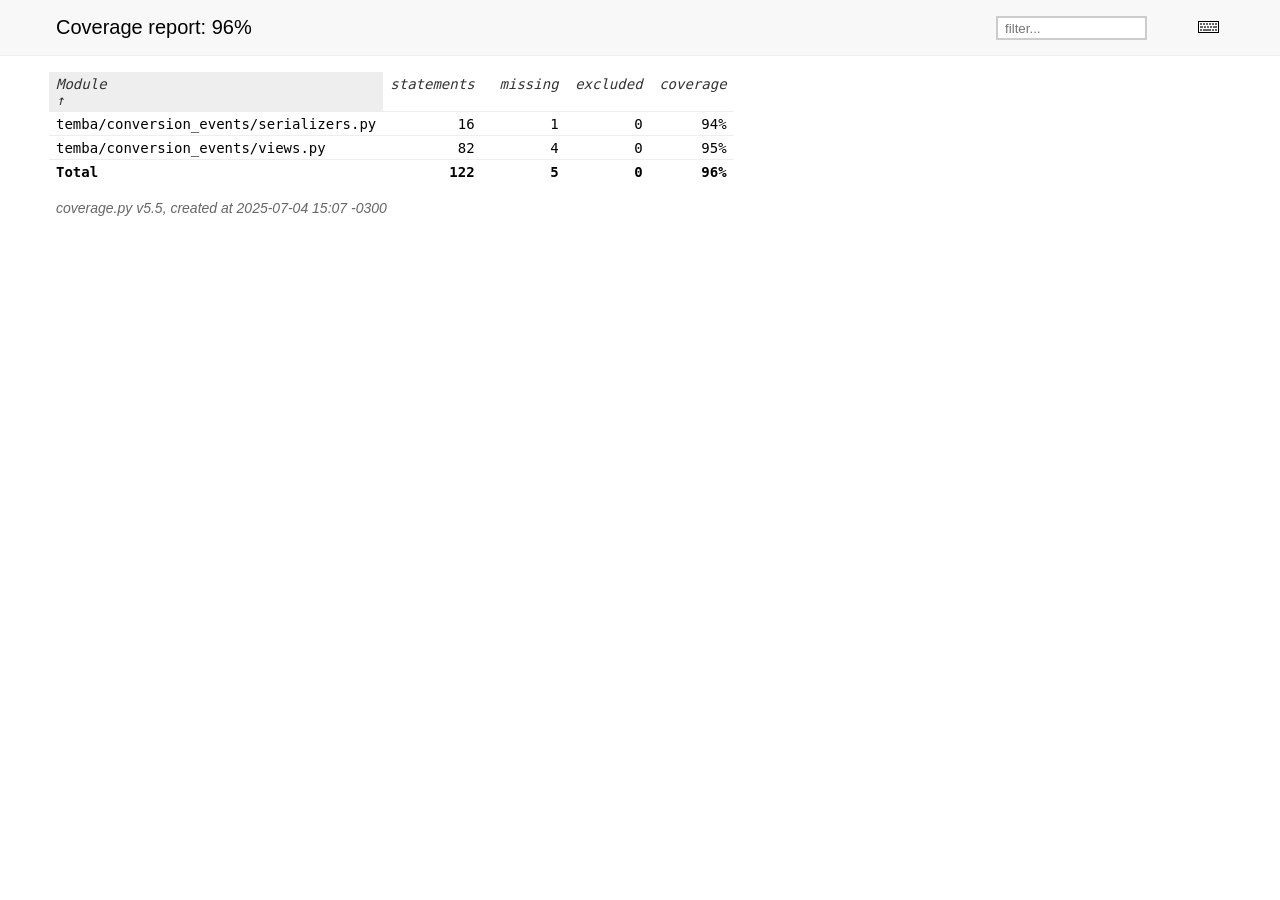
<file: coverage_html_report/index.html>
<!DOCTYPE html>
<html>
<head>
    <meta http-equiv="Content-Type" content="text/html; charset=utf-8">
    <title>Coverage report</title>
    <link rel="icon" sizes="32x32" href="favicon_32.png">
    <link rel="stylesheet" href="style.css" type="text/css">
    <script type="text/javascript" src="jquery.min.js"></script>
    <script type="text/javascript" src="jquery.ba-throttle-debounce.min.js"></script>
    <script type="text/javascript" src="jquery.tablesorter.min.js"></script>
    <script type="text/javascript" src="jquery.hotkeys.js"></script>
    <script type="text/javascript" src="coverage_html.js"></script>
    <script type="text/javascript">
        jQuery(document).ready(coverage.index_ready);
    </script>
</head>
<body class="indexfile">
<div id="header">
    <div class="content">
        <h1>Coverage report:
            <span class="pc_cov">96%</span>
        </h1>
        <img id="keyboard_icon" src="keybd_closed.png" alt="Show keyboard shortcuts" />
        <form id="filter_container">
            <input id="filter" type="text" value="" placeholder="filter..." />
        </form>
    </div>
</div>
<div class="help_panel">
    <img id="panel_icon" src="keybd_open.png" alt="Hide keyboard shortcuts" />
    <p class="legend">Hot-keys on this page</p>
    <div>
    <p class="keyhelp">
        <span class="key">n</span>
        <span class="key">s</span>
        <span class="key">m</span>
        <span class="key">x</span>
        <span class="key">c</span> &nbsp; change column sorting
    </p>
    </div>
</div>
<div id="index">
    <table class="index">
        <thead>
            <tr class="tablehead" title="Click to sort">
                <th class="name left headerSortDown shortkey_n">Module</th>
                <th class="shortkey_s">statements</th>
                <th class="shortkey_m">missing</th>
                <th class="shortkey_x">excluded</th>
                <th class="right shortkey_c">coverage</th>
            </tr>
        </thead>
        <tfoot>
            <tr class="total">
                <td class="name left">Total</td>
                <td>122</td>
                <td>5</td>
                <td>0</td>
                <td class="right" data-ratio="117 122">96%</td>
            </tr>
        </tfoot>
        <tbody>
            <tr class="file">
                <td class="name left"><a href="temba_conversion_events_serializers_py.html">temba/conversion_events/serializers.py</a></td>
                <td>16</td>
                <td>1</td>
                <td>0</td>
                <td class="right" data-ratio="15 16">94%</td>
            </tr>
            <tr class="file">
                <td class="name left"><a href="temba_conversion_events_views_py.html">temba/conversion_events/views.py</a></td>
                <td>82</td>
                <td>4</td>
                <td>0</td>
                <td class="right" data-ratio="78 82">95%</td>
            </tr>
        </tbody>
    </table>
    <p id="no_rows">
        No items found using the specified filter.
    </p>
</div>
<div id="footer">
    <div class="content">
        <p>
            <a class="nav" href="https://coverage.readthedocs.io">coverage.py v5.5</a>,
            created at 2025-07-04 15:07 -0300
        </p>
    </div>
</div>
</body>
</html>
</file>
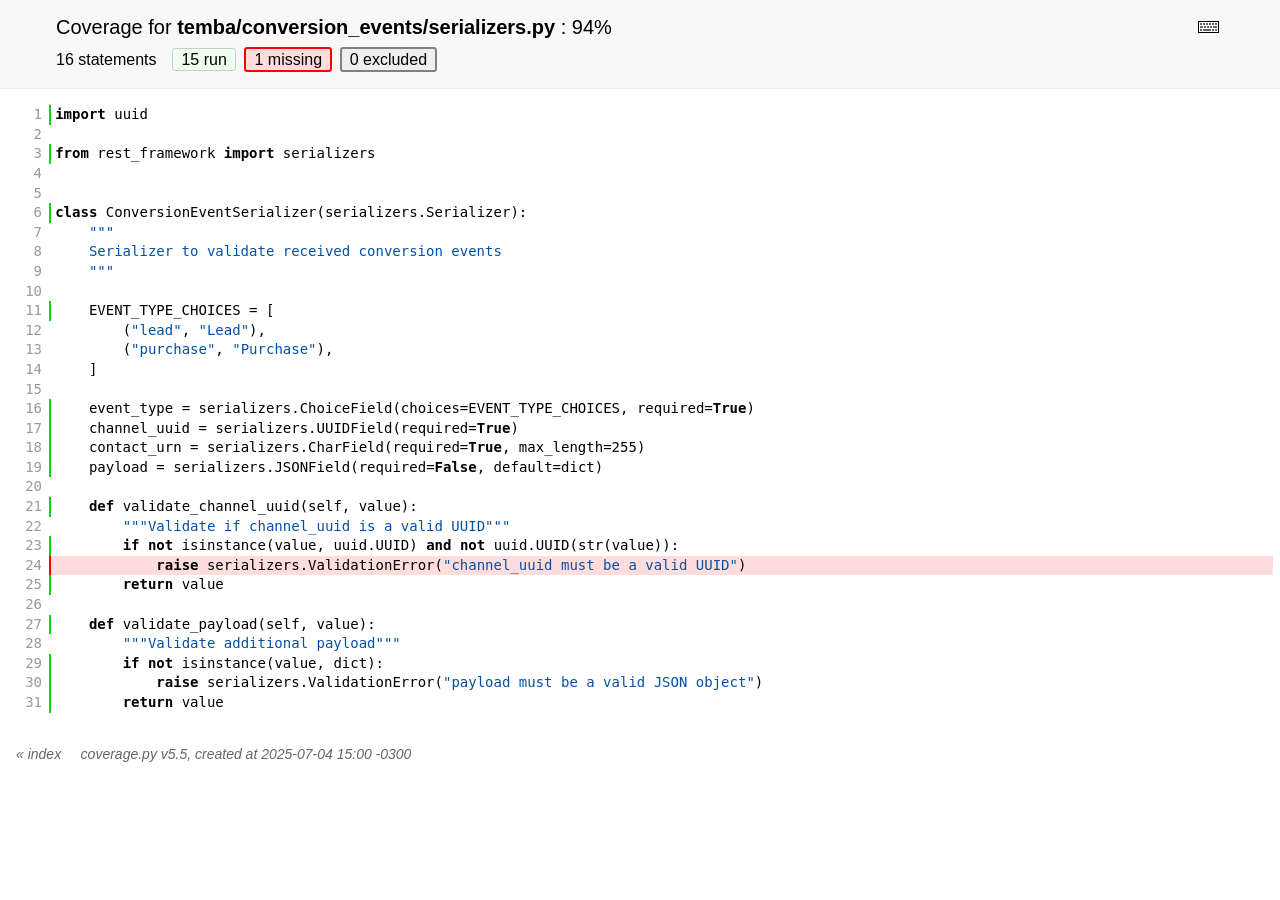
<file: coverage_html_report/temba_conversion_events_serializers_py.html>
<!DOCTYPE html>
<html>
<head>
    <meta http-equiv="Content-Type" content="text/html; charset=utf-8">
    <meta http-equiv="X-UA-Compatible" content="IE=emulateIE7" />
    <title>Coverage for temba/conversion_events/serializers.py: 94%</title>
    <link rel="icon" sizes="32x32" href="favicon_32.png">
    <link rel="stylesheet" href="style.css" type="text/css">
    <script type="text/javascript" src="jquery.min.js"></script>
    <script type="text/javascript" src="jquery.hotkeys.js"></script>
    <script type="text/javascript" src="jquery.isonscreen.js"></script>
    <script type="text/javascript" src="coverage_html.js"></script>
    <script type="text/javascript">
        jQuery(document).ready(coverage.pyfile_ready);
    </script>
</head>
<body class="pyfile">
<div id="header">
    <div class="content">
        <h1>Coverage for <b>temba/conversion_events/serializers.py</b> :
            <span class="pc_cov">94%</span>
        </h1>
        <img id="keyboard_icon" src="keybd_closed.png" alt="Show keyboard shortcuts" />
        <h2 class="stats">
            16 statements &nbsp;
            <button type="button" class="run shortkey_r button_toggle_run" title="Toggle lines run">15 run</button>
            <button type="button" class="mis show_mis shortkey_m button_toggle_mis" title="Toggle lines missing">1 missing</button>
            <button type="button" class="exc show_exc shortkey_x button_toggle_exc" title="Toggle lines excluded">0 excluded</button>
        </h2>
    </div>
</div>
<div class="help_panel">
    <img id="panel_icon" src="keybd_open.png" alt="Hide keyboard shortcuts" />
    <p class="legend">Hot-keys on this page</p>
    <div>
    <p class="keyhelp">
        <span class="key">r</span>
        <span class="key">m</span>
        <span class="key">x</span>
        <span class="key">p</span> &nbsp; toggle line displays
    </p>
    <p class="keyhelp">
        <span class="key">j</span>
        <span class="key">k</span> &nbsp; next/prev highlighted chunk
    </p>
    <p class="keyhelp">
        <span class="key">0</span> &nbsp; (zero) top of page
    </p>
    <p class="keyhelp">
        <span class="key">1</span> &nbsp; (one) first highlighted chunk
    </p>
    </div>
</div>
<div id="source">
    <p id="t1" class="run"><span class="n"><a href="#t1">1</a></span><span class="t"><span class="key">import</span> <span class="nam">uuid</span>&nbsp;</span><span class="r"></span></p>
    <p id="t2" class="pln"><span class="n"><a href="#t2">2</a></span><span class="t">&nbsp;</span><span class="r"></span></p>
    <p id="t3" class="run"><span class="n"><a href="#t3">3</a></span><span class="t"><span class="key">from</span> <span class="nam">rest_framework</span> <span class="key">import</span> <span class="nam">serializers</span>&nbsp;</span><span class="r"></span></p>
    <p id="t4" class="pln"><span class="n"><a href="#t4">4</a></span><span class="t">&nbsp;</span><span class="r"></span></p>
    <p id="t5" class="pln"><span class="n"><a href="#t5">5</a></span><span class="t">&nbsp;</span><span class="r"></span></p>
    <p id="t6" class="run"><span class="n"><a href="#t6">6</a></span><span class="t"><span class="key">class</span> <span class="nam">ConversionEventSerializer</span><span class="op">(</span><span class="nam">serializers</span><span class="op">.</span><span class="nam">Serializer</span><span class="op">)</span><span class="op">:</span>&nbsp;</span><span class="r"></span></p>
    <p id="t7" class="pln"><span class="n"><a href="#t7">7</a></span><span class="t">    <span class="str">"""</span>&nbsp;</span><span class="r"></span></p>
    <p id="t8" class="pln"><span class="n"><a href="#t8">8</a></span><span class="t"><span class="str">    Serializer to validate received conversion events</span>&nbsp;</span><span class="r"></span></p>
    <p id="t9" class="pln"><span class="n"><a href="#t9">9</a></span><span class="t"><span class="str">    """</span>&nbsp;</span><span class="r"></span></p>
    <p id="t10" class="pln"><span class="n"><a href="#t10">10</a></span><span class="t">&nbsp;</span><span class="r"></span></p>
    <p id="t11" class="run"><span class="n"><a href="#t11">11</a></span><span class="t">    <span class="nam">EVENT_TYPE_CHOICES</span> <span class="op">=</span> <span class="op">[</span>&nbsp;</span><span class="r"></span></p>
    <p id="t12" class="pln"><span class="n"><a href="#t12">12</a></span><span class="t">        <span class="op">(</span><span class="str">"lead"</span><span class="op">,</span> <span class="str">"Lead"</span><span class="op">)</span><span class="op">,</span>&nbsp;</span><span class="r"></span></p>
    <p id="t13" class="pln"><span class="n"><a href="#t13">13</a></span><span class="t">        <span class="op">(</span><span class="str">"purchase"</span><span class="op">,</span> <span class="str">"Purchase"</span><span class="op">)</span><span class="op">,</span>&nbsp;</span><span class="r"></span></p>
    <p id="t14" class="pln"><span class="n"><a href="#t14">14</a></span><span class="t">    <span class="op">]</span>&nbsp;</span><span class="r"></span></p>
    <p id="t15" class="pln"><span class="n"><a href="#t15">15</a></span><span class="t">&nbsp;</span><span class="r"></span></p>
    <p id="t16" class="run"><span class="n"><a href="#t16">16</a></span><span class="t">    <span class="nam">event_type</span> <span class="op">=</span> <span class="nam">serializers</span><span class="op">.</span><span class="nam">ChoiceField</span><span class="op">(</span><span class="nam">choices</span><span class="op">=</span><span class="nam">EVENT_TYPE_CHOICES</span><span class="op">,</span> <span class="nam">required</span><span class="op">=</span><span class="key">True</span><span class="op">)</span>&nbsp;</span><span class="r"></span></p>
    <p id="t17" class="run"><span class="n"><a href="#t17">17</a></span><span class="t">    <span class="nam">channel_uuid</span> <span class="op">=</span> <span class="nam">serializers</span><span class="op">.</span><span class="nam">UUIDField</span><span class="op">(</span><span class="nam">required</span><span class="op">=</span><span class="key">True</span><span class="op">)</span>&nbsp;</span><span class="r"></span></p>
    <p id="t18" class="run"><span class="n"><a href="#t18">18</a></span><span class="t">    <span class="nam">contact_urn</span> <span class="op">=</span> <span class="nam">serializers</span><span class="op">.</span><span class="nam">CharField</span><span class="op">(</span><span class="nam">required</span><span class="op">=</span><span class="key">True</span><span class="op">,</span> <span class="nam">max_length</span><span class="op">=</span><span class="num">255</span><span class="op">)</span>&nbsp;</span><span class="r"></span></p>
    <p id="t19" class="run"><span class="n"><a href="#t19">19</a></span><span class="t">    <span class="nam">payload</span> <span class="op">=</span> <span class="nam">serializers</span><span class="op">.</span><span class="nam">JSONField</span><span class="op">(</span><span class="nam">required</span><span class="op">=</span><span class="key">False</span><span class="op">,</span> <span class="nam">default</span><span class="op">=</span><span class="nam">dict</span><span class="op">)</span>&nbsp;</span><span class="r"></span></p>
    <p id="t20" class="pln"><span class="n"><a href="#t20">20</a></span><span class="t">&nbsp;</span><span class="r"></span></p>
    <p id="t21" class="run"><span class="n"><a href="#t21">21</a></span><span class="t">    <span class="key">def</span> <span class="nam">validate_channel_uuid</span><span class="op">(</span><span class="nam">self</span><span class="op">,</span> <span class="nam">value</span><span class="op">)</span><span class="op">:</span>&nbsp;</span><span class="r"></span></p>
    <p id="t22" class="pln"><span class="n"><a href="#t22">22</a></span><span class="t">        <span class="str">"""Validate if channel_uuid is a valid UUID"""</span>&nbsp;</span><span class="r"></span></p>
    <p id="t23" class="run"><span class="n"><a href="#t23">23</a></span><span class="t">        <span class="key">if</span> <span class="key">not</span> <span class="nam">isinstance</span><span class="op">(</span><span class="nam">value</span><span class="op">,</span> <span class="nam">uuid</span><span class="op">.</span><span class="nam">UUID</span><span class="op">)</span> <span class="key">and</span> <span class="key">not</span> <span class="nam">uuid</span><span class="op">.</span><span class="nam">UUID</span><span class="op">(</span><span class="nam">str</span><span class="op">(</span><span class="nam">value</span><span class="op">)</span><span class="op">)</span><span class="op">:</span>&nbsp;</span><span class="r"></span></p>
    <p id="t24" class="mis show_mis"><span class="n"><a href="#t24">24</a></span><span class="t">            <span class="key">raise</span> <span class="nam">serializers</span><span class="op">.</span><span class="nam">ValidationError</span><span class="op">(</span><span class="str">"channel_uuid must be a valid UUID"</span><span class="op">)</span>&nbsp;</span><span class="r"></span></p>
    <p id="t25" class="run"><span class="n"><a href="#t25">25</a></span><span class="t">        <span class="key">return</span> <span class="nam">value</span>&nbsp;</span><span class="r"></span></p>
    <p id="t26" class="pln"><span class="n"><a href="#t26">26</a></span><span class="t">&nbsp;</span><span class="r"></span></p>
    <p id="t27" class="run"><span class="n"><a href="#t27">27</a></span><span class="t">    <span class="key">def</span> <span class="nam">validate_payload</span><span class="op">(</span><span class="nam">self</span><span class="op">,</span> <span class="nam">value</span><span class="op">)</span><span class="op">:</span>&nbsp;</span><span class="r"></span></p>
    <p id="t28" class="pln"><span class="n"><a href="#t28">28</a></span><span class="t">        <span class="str">"""Validate additional payload"""</span>&nbsp;</span><span class="r"></span></p>
    <p id="t29" class="run"><span class="n"><a href="#t29">29</a></span><span class="t">        <span class="key">if</span> <span class="key">not</span> <span class="nam">isinstance</span><span class="op">(</span><span class="nam">value</span><span class="op">,</span> <span class="nam">dict</span><span class="op">)</span><span class="op">:</span>&nbsp;</span><span class="r"></span></p>
    <p id="t30" class="run"><span class="n"><a href="#t30">30</a></span><span class="t">            <span class="key">raise</span> <span class="nam">serializers</span><span class="op">.</span><span class="nam">ValidationError</span><span class="op">(</span><span class="str">"payload must be a valid JSON object"</span><span class="op">)</span>&nbsp;</span><span class="r"></span></p>
    <p id="t31" class="run"><span class="n"><a href="#t31">31</a></span><span class="t">        <span class="key">return</span> <span class="nam">value</span>&nbsp;</span><span class="r"></span></p>
</div>
<div id="footer">
    <div class="content">
        <p>
            <a class="nav" href="index.html">&#xab; index</a> &nbsp; &nbsp; <a class="nav" href="https://coverage.readthedocs.io">coverage.py v5.5</a>,
            created at 2025-07-04 15:00 -0300
        </p>
    </div>
</div>
</body>
</html>
</file>
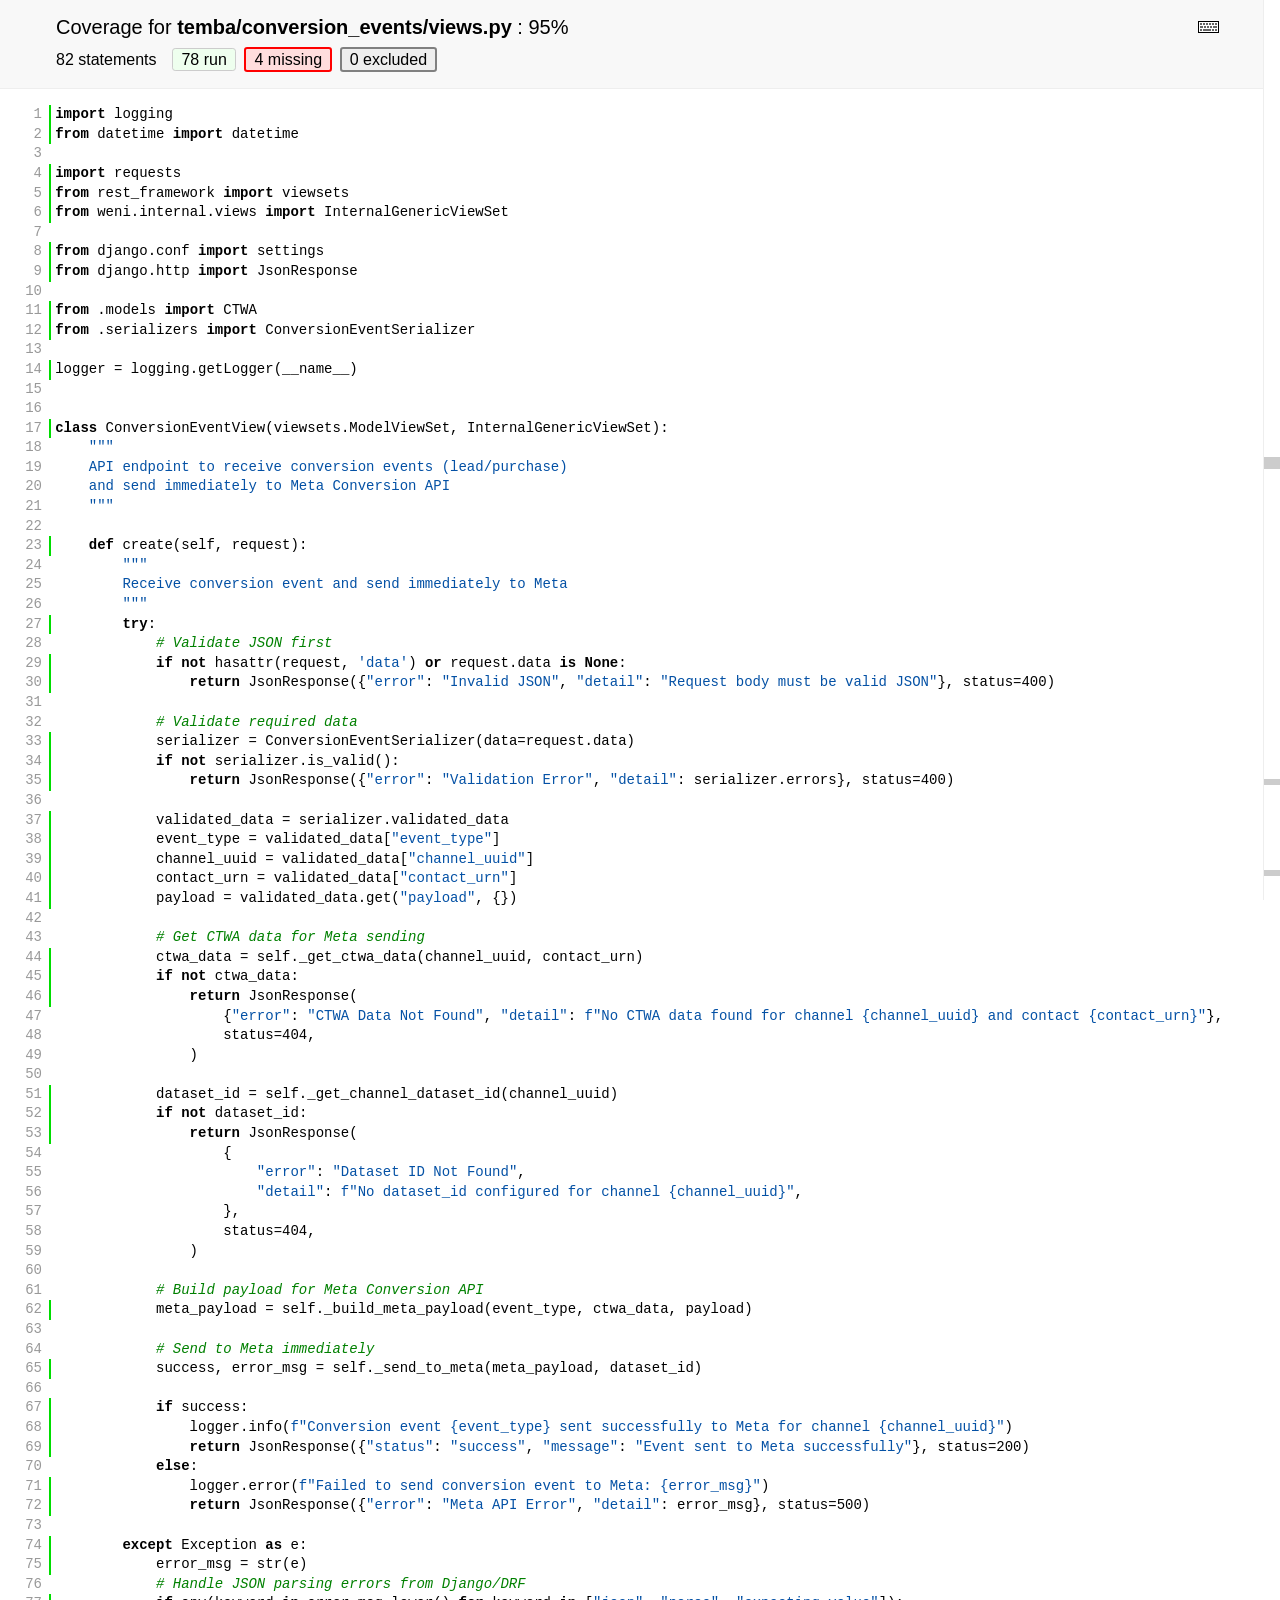
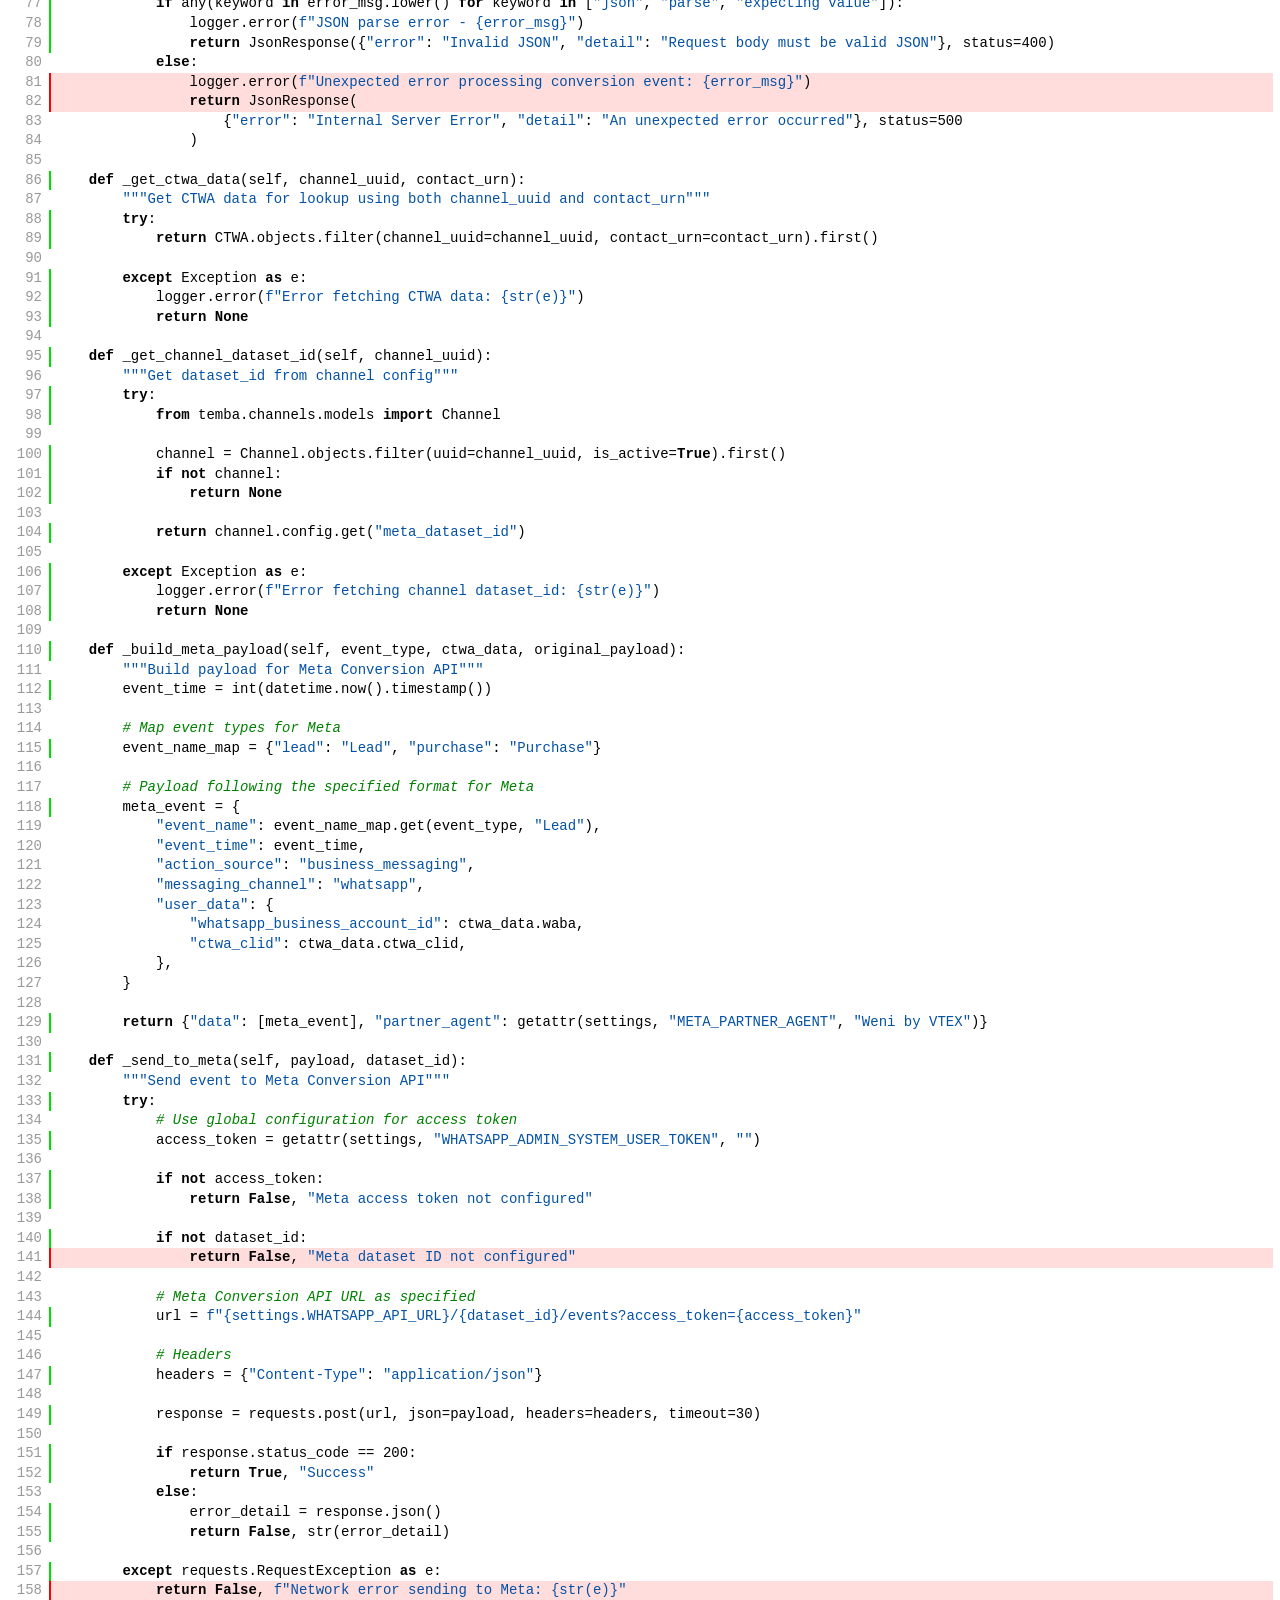
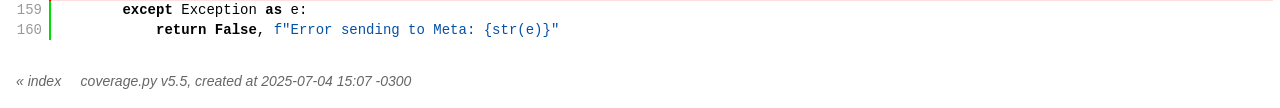
<file: coverage_html_report/temba_conversion_events_views_py.html>
<!DOCTYPE html>
<html>
<head>
    <meta http-equiv="Content-Type" content="text/html; charset=utf-8">
    <meta http-equiv="X-UA-Compatible" content="IE=emulateIE7" />
    <title>Coverage for temba/conversion_events/views.py: 95%</title>
    <link rel="icon" sizes="32x32" href="favicon_32.png">
    <link rel="stylesheet" href="style.css" type="text/css">
    <script type="text/javascript" src="jquery.min.js"></script>
    <script type="text/javascript" src="jquery.hotkeys.js"></script>
    <script type="text/javascript" src="jquery.isonscreen.js"></script>
    <script type="text/javascript" src="coverage_html.js"></script>
    <script type="text/javascript">
        jQuery(document).ready(coverage.pyfile_ready);
    </script>
</head>
<body class="pyfile">
<div id="header">
    <div class="content">
        <h1>Coverage for <b>temba/conversion_events/views.py</b> :
            <span class="pc_cov">95%</span>
        </h1>
        <img id="keyboard_icon" src="keybd_closed.png" alt="Show keyboard shortcuts" />
        <h2 class="stats">
            82 statements &nbsp;
            <button type="button" class="run shortkey_r button_toggle_run" title="Toggle lines run">78 run</button>
            <button type="button" class="mis show_mis shortkey_m button_toggle_mis" title="Toggle lines missing">4 missing</button>
            <button type="button" class="exc show_exc shortkey_x button_toggle_exc" title="Toggle lines excluded">0 excluded</button>
        </h2>
    </div>
</div>
<div class="help_panel">
    <img id="panel_icon" src="keybd_open.png" alt="Hide keyboard shortcuts" />
    <p class="legend">Hot-keys on this page</p>
    <div>
    <p class="keyhelp">
        <span class="key">r</span>
        <span class="key">m</span>
        <span class="key">x</span>
        <span class="key">p</span> &nbsp; toggle line displays
    </p>
    <p class="keyhelp">
        <span class="key">j</span>
        <span class="key">k</span> &nbsp; next/prev highlighted chunk
    </p>
    <p class="keyhelp">
        <span class="key">0</span> &nbsp; (zero) top of page
    </p>
    <p class="keyhelp">
        <span class="key">1</span> &nbsp; (one) first highlighted chunk
    </p>
    </div>
</div>
<div id="source">
    <p id="t1" class="run"><span class="n"><a href="#t1">1</a></span><span class="t"><span class="key">import</span> <span class="nam">logging</span>&nbsp;</span><span class="r"></span></p>
    <p id="t2" class="run"><span class="n"><a href="#t2">2</a></span><span class="t"><span class="key">from</span> <span class="nam">datetime</span> <span class="key">import</span> <span class="nam">datetime</span>&nbsp;</span><span class="r"></span></p>
    <p id="t3" class="pln"><span class="n"><a href="#t3">3</a></span><span class="t">&nbsp;</span><span class="r"></span></p>
    <p id="t4" class="run"><span class="n"><a href="#t4">4</a></span><span class="t"><span class="key">import</span> <span class="nam">requests</span>&nbsp;</span><span class="r"></span></p>
    <p id="t5" class="run"><span class="n"><a href="#t5">5</a></span><span class="t"><span class="key">from</span> <span class="nam">rest_framework</span> <span class="key">import</span> <span class="nam">viewsets</span>&nbsp;</span><span class="r"></span></p>
    <p id="t6" class="run"><span class="n"><a href="#t6">6</a></span><span class="t"><span class="key">from</span> <span class="nam">weni</span><span class="op">.</span><span class="nam">internal</span><span class="op">.</span><span class="nam">views</span> <span class="key">import</span> <span class="nam">InternalGenericViewSet</span>&nbsp;</span><span class="r"></span></p>
    <p id="t7" class="pln"><span class="n"><a href="#t7">7</a></span><span class="t">&nbsp;</span><span class="r"></span></p>
    <p id="t8" class="run"><span class="n"><a href="#t8">8</a></span><span class="t"><span class="key">from</span> <span class="nam">django</span><span class="op">.</span><span class="nam">conf</span> <span class="key">import</span> <span class="nam">settings</span>&nbsp;</span><span class="r"></span></p>
    <p id="t9" class="run"><span class="n"><a href="#t9">9</a></span><span class="t"><span class="key">from</span> <span class="nam">django</span><span class="op">.</span><span class="nam">http</span> <span class="key">import</span> <span class="nam">JsonResponse</span>&nbsp;</span><span class="r"></span></p>
    <p id="t10" class="pln"><span class="n"><a href="#t10">10</a></span><span class="t">&nbsp;</span><span class="r"></span></p>
    <p id="t11" class="run"><span class="n"><a href="#t11">11</a></span><span class="t"><span class="key">from</span> <span class="op">.</span><span class="nam">models</span> <span class="key">import</span> <span class="nam">CTWA</span>&nbsp;</span><span class="r"></span></p>
    <p id="t12" class="run"><span class="n"><a href="#t12">12</a></span><span class="t"><span class="key">from</span> <span class="op">.</span><span class="nam">serializers</span> <span class="key">import</span> <span class="nam">ConversionEventSerializer</span>&nbsp;</span><span class="r"></span></p>
    <p id="t13" class="pln"><span class="n"><a href="#t13">13</a></span><span class="t">&nbsp;</span><span class="r"></span></p>
    <p id="t14" class="run"><span class="n"><a href="#t14">14</a></span><span class="t"><span class="nam">logger</span> <span class="op">=</span> <span class="nam">logging</span><span class="op">.</span><span class="nam">getLogger</span><span class="op">(</span><span class="nam">__name__</span><span class="op">)</span>&nbsp;</span><span class="r"></span></p>
    <p id="t15" class="pln"><span class="n"><a href="#t15">15</a></span><span class="t">&nbsp;</span><span class="r"></span></p>
    <p id="t16" class="pln"><span class="n"><a href="#t16">16</a></span><span class="t">&nbsp;</span><span class="r"></span></p>
    <p id="t17" class="run"><span class="n"><a href="#t17">17</a></span><span class="t"><span class="key">class</span> <span class="nam">ConversionEventView</span><span class="op">(</span><span class="nam">viewsets</span><span class="op">.</span><span class="nam">ModelViewSet</span><span class="op">,</span> <span class="nam">InternalGenericViewSet</span><span class="op">)</span><span class="op">:</span>&nbsp;</span><span class="r"></span></p>
    <p id="t18" class="pln"><span class="n"><a href="#t18">18</a></span><span class="t">    <span class="str">"""</span>&nbsp;</span><span class="r"></span></p>
    <p id="t19" class="pln"><span class="n"><a href="#t19">19</a></span><span class="t"><span class="str">    API endpoint to receive conversion events (lead/purchase)</span>&nbsp;</span><span class="r"></span></p>
    <p id="t20" class="pln"><span class="n"><a href="#t20">20</a></span><span class="t"><span class="str">    and send immediately to Meta Conversion API</span>&nbsp;</span><span class="r"></span></p>
    <p id="t21" class="pln"><span class="n"><a href="#t21">21</a></span><span class="t"><span class="str">    """</span>&nbsp;</span><span class="r"></span></p>
    <p id="t22" class="pln"><span class="n"><a href="#t22">22</a></span><span class="t">&nbsp;</span><span class="r"></span></p>
    <p id="t23" class="run"><span class="n"><a href="#t23">23</a></span><span class="t">    <span class="key">def</span> <span class="nam">create</span><span class="op">(</span><span class="nam">self</span><span class="op">,</span> <span class="nam">request</span><span class="op">)</span><span class="op">:</span>&nbsp;</span><span class="r"></span></p>
    <p id="t24" class="pln"><span class="n"><a href="#t24">24</a></span><span class="t">        <span class="str">"""</span>&nbsp;</span><span class="r"></span></p>
    <p id="t25" class="pln"><span class="n"><a href="#t25">25</a></span><span class="t"><span class="str">        Receive conversion event and send immediately to Meta</span>&nbsp;</span><span class="r"></span></p>
    <p id="t26" class="pln"><span class="n"><a href="#t26">26</a></span><span class="t"><span class="str">        """</span>&nbsp;</span><span class="r"></span></p>
    <p id="t27" class="run"><span class="n"><a href="#t27">27</a></span><span class="t">        <span class="key">try</span><span class="op">:</span>&nbsp;</span><span class="r"></span></p>
    <p id="t28" class="pln"><span class="n"><a href="#t28">28</a></span><span class="t">            <span class="com"># Validate JSON first</span>&nbsp;</span><span class="r"></span></p>
    <p id="t29" class="run"><span class="n"><a href="#t29">29</a></span><span class="t">            <span class="key">if</span> <span class="key">not</span> <span class="nam">hasattr</span><span class="op">(</span><span class="nam">request</span><span class="op">,</span> <span class="str">'data'</span><span class="op">)</span> <span class="key">or</span> <span class="nam">request</span><span class="op">.</span><span class="nam">data</span> <span class="key">is</span> <span class="key">None</span><span class="op">:</span>&nbsp;</span><span class="r"></span></p>
    <p id="t30" class="run"><span class="n"><a href="#t30">30</a></span><span class="t">                <span class="key">return</span> <span class="nam">JsonResponse</span><span class="op">(</span><span class="op">{</span><span class="str">"error"</span><span class="op">:</span> <span class="str">"Invalid JSON"</span><span class="op">,</span> <span class="str">"detail"</span><span class="op">:</span> <span class="str">"Request body must be valid JSON"</span><span class="op">}</span><span class="op">,</span> <span class="nam">status</span><span class="op">=</span><span class="num">400</span><span class="op">)</span>&nbsp;</span><span class="r"></span></p>
    <p id="t31" class="pln"><span class="n"><a href="#t31">31</a></span><span class="t">&nbsp;</span><span class="r"></span></p>
    <p id="t32" class="pln"><span class="n"><a href="#t32">32</a></span><span class="t">            <span class="com"># Validate required data</span>&nbsp;</span><span class="r"></span></p>
    <p id="t33" class="run"><span class="n"><a href="#t33">33</a></span><span class="t">            <span class="nam">serializer</span> <span class="op">=</span> <span class="nam">ConversionEventSerializer</span><span class="op">(</span><span class="nam">data</span><span class="op">=</span><span class="nam">request</span><span class="op">.</span><span class="nam">data</span><span class="op">)</span>&nbsp;</span><span class="r"></span></p>
    <p id="t34" class="run"><span class="n"><a href="#t34">34</a></span><span class="t">            <span class="key">if</span> <span class="key">not</span> <span class="nam">serializer</span><span class="op">.</span><span class="nam">is_valid</span><span class="op">(</span><span class="op">)</span><span class="op">:</span>&nbsp;</span><span class="r"></span></p>
    <p id="t35" class="run"><span class="n"><a href="#t35">35</a></span><span class="t">                <span class="key">return</span> <span class="nam">JsonResponse</span><span class="op">(</span><span class="op">{</span><span class="str">"error"</span><span class="op">:</span> <span class="str">"Validation Error"</span><span class="op">,</span> <span class="str">"detail"</span><span class="op">:</span> <span class="nam">serializer</span><span class="op">.</span><span class="nam">errors</span><span class="op">}</span><span class="op">,</span> <span class="nam">status</span><span class="op">=</span><span class="num">400</span><span class="op">)</span>&nbsp;</span><span class="r"></span></p>
    <p id="t36" class="pln"><span class="n"><a href="#t36">36</a></span><span class="t">&nbsp;</span><span class="r"></span></p>
    <p id="t37" class="run"><span class="n"><a href="#t37">37</a></span><span class="t">            <span class="nam">validated_data</span> <span class="op">=</span> <span class="nam">serializer</span><span class="op">.</span><span class="nam">validated_data</span>&nbsp;</span><span class="r"></span></p>
    <p id="t38" class="run"><span class="n"><a href="#t38">38</a></span><span class="t">            <span class="nam">event_type</span> <span class="op">=</span> <span class="nam">validated_data</span><span class="op">[</span><span class="str">"event_type"</span><span class="op">]</span>&nbsp;</span><span class="r"></span></p>
    <p id="t39" class="run"><span class="n"><a href="#t39">39</a></span><span class="t">            <span class="nam">channel_uuid</span> <span class="op">=</span> <span class="nam">validated_data</span><span class="op">[</span><span class="str">"channel_uuid"</span><span class="op">]</span>&nbsp;</span><span class="r"></span></p>
    <p id="t40" class="run"><span class="n"><a href="#t40">40</a></span><span class="t">            <span class="nam">contact_urn</span> <span class="op">=</span> <span class="nam">validated_data</span><span class="op">[</span><span class="str">"contact_urn"</span><span class="op">]</span>&nbsp;</span><span class="r"></span></p>
    <p id="t41" class="run"><span class="n"><a href="#t41">41</a></span><span class="t">            <span class="nam">payload</span> <span class="op">=</span> <span class="nam">validated_data</span><span class="op">.</span><span class="nam">get</span><span class="op">(</span><span class="str">"payload"</span><span class="op">,</span> <span class="op">{</span><span class="op">}</span><span class="op">)</span>&nbsp;</span><span class="r"></span></p>
    <p id="t42" class="pln"><span class="n"><a href="#t42">42</a></span><span class="t">&nbsp;</span><span class="r"></span></p>
    <p id="t43" class="pln"><span class="n"><a href="#t43">43</a></span><span class="t">            <span class="com"># Get CTWA data for Meta sending</span>&nbsp;</span><span class="r"></span></p>
    <p id="t44" class="run"><span class="n"><a href="#t44">44</a></span><span class="t">            <span class="nam">ctwa_data</span> <span class="op">=</span> <span class="nam">self</span><span class="op">.</span><span class="nam">_get_ctwa_data</span><span class="op">(</span><span class="nam">channel_uuid</span><span class="op">,</span> <span class="nam">contact_urn</span><span class="op">)</span>&nbsp;</span><span class="r"></span></p>
    <p id="t45" class="run"><span class="n"><a href="#t45">45</a></span><span class="t">            <span class="key">if</span> <span class="key">not</span> <span class="nam">ctwa_data</span><span class="op">:</span>&nbsp;</span><span class="r"></span></p>
    <p id="t46" class="run"><span class="n"><a href="#t46">46</a></span><span class="t">                <span class="key">return</span> <span class="nam">JsonResponse</span><span class="op">(</span>&nbsp;</span><span class="r"></span></p>
    <p id="t47" class="pln"><span class="n"><a href="#t47">47</a></span><span class="t">                    <span class="op">{</span><span class="str">"error"</span><span class="op">:</span> <span class="str">"CTWA Data Not Found"</span><span class="op">,</span> <span class="str">"detail"</span><span class="op">:</span> <span class="str">f"No CTWA data found for channel {channel_uuid} and contact {contact_urn}"</span><span class="op">}</span><span class="op">,</span>&nbsp;</span><span class="r"></span></p>
    <p id="t48" class="pln"><span class="n"><a href="#t48">48</a></span><span class="t">                    <span class="nam">status</span><span class="op">=</span><span class="num">404</span><span class="op">,</span>&nbsp;</span><span class="r"></span></p>
    <p id="t49" class="pln"><span class="n"><a href="#t49">49</a></span><span class="t">                <span class="op">)</span>&nbsp;</span><span class="r"></span></p>
    <p id="t50" class="pln"><span class="n"><a href="#t50">50</a></span><span class="t">&nbsp;</span><span class="r"></span></p>
    <p id="t51" class="run"><span class="n"><a href="#t51">51</a></span><span class="t">            <span class="nam">dataset_id</span> <span class="op">=</span> <span class="nam">self</span><span class="op">.</span><span class="nam">_get_channel_dataset_id</span><span class="op">(</span><span class="nam">channel_uuid</span><span class="op">)</span>&nbsp;</span><span class="r"></span></p>
    <p id="t52" class="run"><span class="n"><a href="#t52">52</a></span><span class="t">            <span class="key">if</span> <span class="key">not</span> <span class="nam">dataset_id</span><span class="op">:</span>&nbsp;</span><span class="r"></span></p>
    <p id="t53" class="run"><span class="n"><a href="#t53">53</a></span><span class="t">                <span class="key">return</span> <span class="nam">JsonResponse</span><span class="op">(</span>&nbsp;</span><span class="r"></span></p>
    <p id="t54" class="pln"><span class="n"><a href="#t54">54</a></span><span class="t">                    <span class="op">{</span>&nbsp;</span><span class="r"></span></p>
    <p id="t55" class="pln"><span class="n"><a href="#t55">55</a></span><span class="t">                        <span class="str">"error"</span><span class="op">:</span> <span class="str">"Dataset ID Not Found"</span><span class="op">,</span>&nbsp;</span><span class="r"></span></p>
    <p id="t56" class="pln"><span class="n"><a href="#t56">56</a></span><span class="t">                        <span class="str">"detail"</span><span class="op">:</span> <span class="str">f"No dataset_id configured for channel {channel_uuid}"</span><span class="op">,</span>&nbsp;</span><span class="r"></span></p>
    <p id="t57" class="pln"><span class="n"><a href="#t57">57</a></span><span class="t">                    <span class="op">}</span><span class="op">,</span>&nbsp;</span><span class="r"></span></p>
    <p id="t58" class="pln"><span class="n"><a href="#t58">58</a></span><span class="t">                    <span class="nam">status</span><span class="op">=</span><span class="num">404</span><span class="op">,</span>&nbsp;</span><span class="r"></span></p>
    <p id="t59" class="pln"><span class="n"><a href="#t59">59</a></span><span class="t">                <span class="op">)</span>&nbsp;</span><span class="r"></span></p>
    <p id="t60" class="pln"><span class="n"><a href="#t60">60</a></span><span class="t">&nbsp;</span><span class="r"></span></p>
    <p id="t61" class="pln"><span class="n"><a href="#t61">61</a></span><span class="t">            <span class="com"># Build payload for Meta Conversion API</span>&nbsp;</span><span class="r"></span></p>
    <p id="t62" class="run"><span class="n"><a href="#t62">62</a></span><span class="t">            <span class="nam">meta_payload</span> <span class="op">=</span> <span class="nam">self</span><span class="op">.</span><span class="nam">_build_meta_payload</span><span class="op">(</span><span class="nam">event_type</span><span class="op">,</span> <span class="nam">ctwa_data</span><span class="op">,</span> <span class="nam">payload</span><span class="op">)</span>&nbsp;</span><span class="r"></span></p>
    <p id="t63" class="pln"><span class="n"><a href="#t63">63</a></span><span class="t">&nbsp;</span><span class="r"></span></p>
    <p id="t64" class="pln"><span class="n"><a href="#t64">64</a></span><span class="t">            <span class="com"># Send to Meta immediately</span>&nbsp;</span><span class="r"></span></p>
    <p id="t65" class="run"><span class="n"><a href="#t65">65</a></span><span class="t">            <span class="nam">success</span><span class="op">,</span> <span class="nam">error_msg</span> <span class="op">=</span> <span class="nam">self</span><span class="op">.</span><span class="nam">_send_to_meta</span><span class="op">(</span><span class="nam">meta_payload</span><span class="op">,</span> <span class="nam">dataset_id</span><span class="op">)</span>&nbsp;</span><span class="r"></span></p>
    <p id="t66" class="pln"><span class="n"><a href="#t66">66</a></span><span class="t">&nbsp;</span><span class="r"></span></p>
    <p id="t67" class="run"><span class="n"><a href="#t67">67</a></span><span class="t">            <span class="key">if</span> <span class="nam">success</span><span class="op">:</span>&nbsp;</span><span class="r"></span></p>
    <p id="t68" class="run"><span class="n"><a href="#t68">68</a></span><span class="t">                <span class="nam">logger</span><span class="op">.</span><span class="nam">info</span><span class="op">(</span><span class="str">f"Conversion event {event_type} sent successfully to Meta for channel {channel_uuid}"</span><span class="op">)</span>&nbsp;</span><span class="r"></span></p>
    <p id="t69" class="run"><span class="n"><a href="#t69">69</a></span><span class="t">                <span class="key">return</span> <span class="nam">JsonResponse</span><span class="op">(</span><span class="op">{</span><span class="str">"status"</span><span class="op">:</span> <span class="str">"success"</span><span class="op">,</span> <span class="str">"message"</span><span class="op">:</span> <span class="str">"Event sent to Meta successfully"</span><span class="op">}</span><span class="op">,</span> <span class="nam">status</span><span class="op">=</span><span class="num">200</span><span class="op">)</span>&nbsp;</span><span class="r"></span></p>
    <p id="t70" class="pln"><span class="n"><a href="#t70">70</a></span><span class="t">            <span class="key">else</span><span class="op">:</span>&nbsp;</span><span class="r"></span></p>
    <p id="t71" class="run"><span class="n"><a href="#t71">71</a></span><span class="t">                <span class="nam">logger</span><span class="op">.</span><span class="nam">error</span><span class="op">(</span><span class="str">f"Failed to send conversion event to Meta: {error_msg}"</span><span class="op">)</span>&nbsp;</span><span class="r"></span></p>
    <p id="t72" class="run"><span class="n"><a href="#t72">72</a></span><span class="t">                <span class="key">return</span> <span class="nam">JsonResponse</span><span class="op">(</span><span class="op">{</span><span class="str">"error"</span><span class="op">:</span> <span class="str">"Meta API Error"</span><span class="op">,</span> <span class="str">"detail"</span><span class="op">:</span> <span class="nam">error_msg</span><span class="op">}</span><span class="op">,</span> <span class="nam">status</span><span class="op">=</span><span class="num">500</span><span class="op">)</span>&nbsp;</span><span class="r"></span></p>
    <p id="t73" class="pln"><span class="n"><a href="#t73">73</a></span><span class="t">&nbsp;</span><span class="r"></span></p>
    <p id="t74" class="run"><span class="n"><a href="#t74">74</a></span><span class="t">        <span class="key">except</span> <span class="nam">Exception</span> <span class="key">as</span> <span class="nam">e</span><span class="op">:</span>&nbsp;</span><span class="r"></span></p>
    <p id="t75" class="run"><span class="n"><a href="#t75">75</a></span><span class="t">            <span class="nam">error_msg</span> <span class="op">=</span> <span class="nam">str</span><span class="op">(</span><span class="nam">e</span><span class="op">)</span>&nbsp;</span><span class="r"></span></p>
    <p id="t76" class="pln"><span class="n"><a href="#t76">76</a></span><span class="t">            <span class="com"># Handle JSON parsing errors from Django/DRF</span>&nbsp;</span><span class="r"></span></p>
    <p id="t77" class="run"><span class="n"><a href="#t77">77</a></span><span class="t">            <span class="key">if</span> <span class="nam">any</span><span class="op">(</span><span class="nam">keyword</span> <span class="key">in</span> <span class="nam">error_msg</span><span class="op">.</span><span class="nam">lower</span><span class="op">(</span><span class="op">)</span> <span class="key">for</span> <span class="nam">keyword</span> <span class="key">in</span> <span class="op">[</span><span class="str">"json"</span><span class="op">,</span> <span class="str">"parse"</span><span class="op">,</span> <span class="str">"expecting value"</span><span class="op">]</span><span class="op">)</span><span class="op">:</span>&nbsp;</span><span class="r"></span></p>
    <p id="t78" class="run"><span class="n"><a href="#t78">78</a></span><span class="t">                <span class="nam">logger</span><span class="op">.</span><span class="nam">error</span><span class="op">(</span><span class="str">f"JSON parse error - {error_msg}"</span><span class="op">)</span>&nbsp;</span><span class="r"></span></p>
    <p id="t79" class="run"><span class="n"><a href="#t79">79</a></span><span class="t">                <span class="key">return</span> <span class="nam">JsonResponse</span><span class="op">(</span><span class="op">{</span><span class="str">"error"</span><span class="op">:</span> <span class="str">"Invalid JSON"</span><span class="op">,</span> <span class="str">"detail"</span><span class="op">:</span> <span class="str">"Request body must be valid JSON"</span><span class="op">}</span><span class="op">,</span> <span class="nam">status</span><span class="op">=</span><span class="num">400</span><span class="op">)</span>&nbsp;</span><span class="r"></span></p>
    <p id="t80" class="pln"><span class="n"><a href="#t80">80</a></span><span class="t">            <span class="key">else</span><span class="op">:</span>&nbsp;</span><span class="r"></span></p>
    <p id="t81" class="mis show_mis"><span class="n"><a href="#t81">81</a></span><span class="t">                <span class="nam">logger</span><span class="op">.</span><span class="nam">error</span><span class="op">(</span><span class="str">f"Unexpected error processing conversion event: {error_msg}"</span><span class="op">)</span>&nbsp;</span><span class="r"></span></p>
    <p id="t82" class="mis show_mis"><span class="n"><a href="#t82">82</a></span><span class="t">                <span class="key">return</span> <span class="nam">JsonResponse</span><span class="op">(</span>&nbsp;</span><span class="r"></span></p>
    <p id="t83" class="pln"><span class="n"><a href="#t83">83</a></span><span class="t">                    <span class="op">{</span><span class="str">"error"</span><span class="op">:</span> <span class="str">"Internal Server Error"</span><span class="op">,</span> <span class="str">"detail"</span><span class="op">:</span> <span class="str">"An unexpected error occurred"</span><span class="op">}</span><span class="op">,</span> <span class="nam">status</span><span class="op">=</span><span class="num">500</span>&nbsp;</span><span class="r"></span></p>
    <p id="t84" class="pln"><span class="n"><a href="#t84">84</a></span><span class="t">                <span class="op">)</span>&nbsp;</span><span class="r"></span></p>
    <p id="t85" class="pln"><span class="n"><a href="#t85">85</a></span><span class="t">&nbsp;</span><span class="r"></span></p>
    <p id="t86" class="run"><span class="n"><a href="#t86">86</a></span><span class="t">    <span class="key">def</span> <span class="nam">_get_ctwa_data</span><span class="op">(</span><span class="nam">self</span><span class="op">,</span> <span class="nam">channel_uuid</span><span class="op">,</span> <span class="nam">contact_urn</span><span class="op">)</span><span class="op">:</span>&nbsp;</span><span class="r"></span></p>
    <p id="t87" class="pln"><span class="n"><a href="#t87">87</a></span><span class="t">        <span class="str">"""Get CTWA data for lookup using both channel_uuid and contact_urn"""</span>&nbsp;</span><span class="r"></span></p>
    <p id="t88" class="run"><span class="n"><a href="#t88">88</a></span><span class="t">        <span class="key">try</span><span class="op">:</span>&nbsp;</span><span class="r"></span></p>
    <p id="t89" class="run"><span class="n"><a href="#t89">89</a></span><span class="t">            <span class="key">return</span> <span class="nam">CTWA</span><span class="op">.</span><span class="nam">objects</span><span class="op">.</span><span class="nam">filter</span><span class="op">(</span><span class="nam">channel_uuid</span><span class="op">=</span><span class="nam">channel_uuid</span><span class="op">,</span> <span class="nam">contact_urn</span><span class="op">=</span><span class="nam">contact_urn</span><span class="op">)</span><span class="op">.</span><span class="nam">first</span><span class="op">(</span><span class="op">)</span>&nbsp;</span><span class="r"></span></p>
    <p id="t90" class="pln"><span class="n"><a href="#t90">90</a></span><span class="t">&nbsp;</span><span class="r"></span></p>
    <p id="t91" class="run"><span class="n"><a href="#t91">91</a></span><span class="t">        <span class="key">except</span> <span class="nam">Exception</span> <span class="key">as</span> <span class="nam">e</span><span class="op">:</span>&nbsp;</span><span class="r"></span></p>
    <p id="t92" class="run"><span class="n"><a href="#t92">92</a></span><span class="t">            <span class="nam">logger</span><span class="op">.</span><span class="nam">error</span><span class="op">(</span><span class="str">f"Error fetching CTWA data: {str(e)}"</span><span class="op">)</span>&nbsp;</span><span class="r"></span></p>
    <p id="t93" class="run"><span class="n"><a href="#t93">93</a></span><span class="t">            <span class="key">return</span> <span class="key">None</span>&nbsp;</span><span class="r"></span></p>
    <p id="t94" class="pln"><span class="n"><a href="#t94">94</a></span><span class="t">&nbsp;</span><span class="r"></span></p>
    <p id="t95" class="run"><span class="n"><a href="#t95">95</a></span><span class="t">    <span class="key">def</span> <span class="nam">_get_channel_dataset_id</span><span class="op">(</span><span class="nam">self</span><span class="op">,</span> <span class="nam">channel_uuid</span><span class="op">)</span><span class="op">:</span>&nbsp;</span><span class="r"></span></p>
    <p id="t96" class="pln"><span class="n"><a href="#t96">96</a></span><span class="t">        <span class="str">"""Get dataset_id from channel config"""</span>&nbsp;</span><span class="r"></span></p>
    <p id="t97" class="run"><span class="n"><a href="#t97">97</a></span><span class="t">        <span class="key">try</span><span class="op">:</span>&nbsp;</span><span class="r"></span></p>
    <p id="t98" class="run"><span class="n"><a href="#t98">98</a></span><span class="t">            <span class="key">from</span> <span class="nam">temba</span><span class="op">.</span><span class="nam">channels</span><span class="op">.</span><span class="nam">models</span> <span class="key">import</span> <span class="nam">Channel</span>&nbsp;</span><span class="r"></span></p>
    <p id="t99" class="pln"><span class="n"><a href="#t99">99</a></span><span class="t">&nbsp;</span><span class="r"></span></p>
    <p id="t100" class="run"><span class="n"><a href="#t100">100</a></span><span class="t">            <span class="nam">channel</span> <span class="op">=</span> <span class="nam">Channel</span><span class="op">.</span><span class="nam">objects</span><span class="op">.</span><span class="nam">filter</span><span class="op">(</span><span class="nam">uuid</span><span class="op">=</span><span class="nam">channel_uuid</span><span class="op">,</span> <span class="nam">is_active</span><span class="op">=</span><span class="key">True</span><span class="op">)</span><span class="op">.</span><span class="nam">first</span><span class="op">(</span><span class="op">)</span>&nbsp;</span><span class="r"></span></p>
    <p id="t101" class="run"><span class="n"><a href="#t101">101</a></span><span class="t">            <span class="key">if</span> <span class="key">not</span> <span class="nam">channel</span><span class="op">:</span>&nbsp;</span><span class="r"></span></p>
    <p id="t102" class="run"><span class="n"><a href="#t102">102</a></span><span class="t">                <span class="key">return</span> <span class="key">None</span>&nbsp;</span><span class="r"></span></p>
    <p id="t103" class="pln"><span class="n"><a href="#t103">103</a></span><span class="t">&nbsp;</span><span class="r"></span></p>
    <p id="t104" class="run"><span class="n"><a href="#t104">104</a></span><span class="t">            <span class="key">return</span> <span class="nam">channel</span><span class="op">.</span><span class="nam">config</span><span class="op">.</span><span class="nam">get</span><span class="op">(</span><span class="str">"meta_dataset_id"</span><span class="op">)</span>&nbsp;</span><span class="r"></span></p>
    <p id="t105" class="pln"><span class="n"><a href="#t105">105</a></span><span class="t">&nbsp;</span><span class="r"></span></p>
    <p id="t106" class="run"><span class="n"><a href="#t106">106</a></span><span class="t">        <span class="key">except</span> <span class="nam">Exception</span> <span class="key">as</span> <span class="nam">e</span><span class="op">:</span>&nbsp;</span><span class="r"></span></p>
    <p id="t107" class="run"><span class="n"><a href="#t107">107</a></span><span class="t">            <span class="nam">logger</span><span class="op">.</span><span class="nam">error</span><span class="op">(</span><span class="str">f"Error fetching channel dataset_id: {str(e)}"</span><span class="op">)</span>&nbsp;</span><span class="r"></span></p>
    <p id="t108" class="run"><span class="n"><a href="#t108">108</a></span><span class="t">            <span class="key">return</span> <span class="key">None</span>&nbsp;</span><span class="r"></span></p>
    <p id="t109" class="pln"><span class="n"><a href="#t109">109</a></span><span class="t">&nbsp;</span><span class="r"></span></p>
    <p id="t110" class="run"><span class="n"><a href="#t110">110</a></span><span class="t">    <span class="key">def</span> <span class="nam">_build_meta_payload</span><span class="op">(</span><span class="nam">self</span><span class="op">,</span> <span class="nam">event_type</span><span class="op">,</span> <span class="nam">ctwa_data</span><span class="op">,</span> <span class="nam">original_payload</span><span class="op">)</span><span class="op">:</span>&nbsp;</span><span class="r"></span></p>
    <p id="t111" class="pln"><span class="n"><a href="#t111">111</a></span><span class="t">        <span class="str">"""Build payload for Meta Conversion API"""</span>&nbsp;</span><span class="r"></span></p>
    <p id="t112" class="run"><span class="n"><a href="#t112">112</a></span><span class="t">        <span class="nam">event_time</span> <span class="op">=</span> <span class="nam">int</span><span class="op">(</span><span class="nam">datetime</span><span class="op">.</span><span class="nam">now</span><span class="op">(</span><span class="op">)</span><span class="op">.</span><span class="nam">timestamp</span><span class="op">(</span><span class="op">)</span><span class="op">)</span>&nbsp;</span><span class="r"></span></p>
    <p id="t113" class="pln"><span class="n"><a href="#t113">113</a></span><span class="t">&nbsp;</span><span class="r"></span></p>
    <p id="t114" class="pln"><span class="n"><a href="#t114">114</a></span><span class="t">        <span class="com"># Map event types for Meta</span>&nbsp;</span><span class="r"></span></p>
    <p id="t115" class="run"><span class="n"><a href="#t115">115</a></span><span class="t">        <span class="nam">event_name_map</span> <span class="op">=</span> <span class="op">{</span><span class="str">"lead"</span><span class="op">:</span> <span class="str">"Lead"</span><span class="op">,</span> <span class="str">"purchase"</span><span class="op">:</span> <span class="str">"Purchase"</span><span class="op">}</span>&nbsp;</span><span class="r"></span></p>
    <p id="t116" class="pln"><span class="n"><a href="#t116">116</a></span><span class="t">&nbsp;</span><span class="r"></span></p>
    <p id="t117" class="pln"><span class="n"><a href="#t117">117</a></span><span class="t">        <span class="com"># Payload following the specified format for Meta</span>&nbsp;</span><span class="r"></span></p>
    <p id="t118" class="run"><span class="n"><a href="#t118">118</a></span><span class="t">        <span class="nam">meta_event</span> <span class="op">=</span> <span class="op">{</span>&nbsp;</span><span class="r"></span></p>
    <p id="t119" class="pln"><span class="n"><a href="#t119">119</a></span><span class="t">            <span class="str">"event_name"</span><span class="op">:</span> <span class="nam">event_name_map</span><span class="op">.</span><span class="nam">get</span><span class="op">(</span><span class="nam">event_type</span><span class="op">,</span> <span class="str">"Lead"</span><span class="op">)</span><span class="op">,</span>&nbsp;</span><span class="r"></span></p>
    <p id="t120" class="pln"><span class="n"><a href="#t120">120</a></span><span class="t">            <span class="str">"event_time"</span><span class="op">:</span> <span class="nam">event_time</span><span class="op">,</span>&nbsp;</span><span class="r"></span></p>
    <p id="t121" class="pln"><span class="n"><a href="#t121">121</a></span><span class="t">            <span class="str">"action_source"</span><span class="op">:</span> <span class="str">"business_messaging"</span><span class="op">,</span>&nbsp;</span><span class="r"></span></p>
    <p id="t122" class="pln"><span class="n"><a href="#t122">122</a></span><span class="t">            <span class="str">"messaging_channel"</span><span class="op">:</span> <span class="str">"whatsapp"</span><span class="op">,</span>&nbsp;</span><span class="r"></span></p>
    <p id="t123" class="pln"><span class="n"><a href="#t123">123</a></span><span class="t">            <span class="str">"user_data"</span><span class="op">:</span> <span class="op">{</span>&nbsp;</span><span class="r"></span></p>
    <p id="t124" class="pln"><span class="n"><a href="#t124">124</a></span><span class="t">                <span class="str">"whatsapp_business_account_id"</span><span class="op">:</span> <span class="nam">ctwa_data</span><span class="op">.</span><span class="nam">waba</span><span class="op">,</span>&nbsp;</span><span class="r"></span></p>
    <p id="t125" class="pln"><span class="n"><a href="#t125">125</a></span><span class="t">                <span class="str">"ctwa_clid"</span><span class="op">:</span> <span class="nam">ctwa_data</span><span class="op">.</span><span class="nam">ctwa_clid</span><span class="op">,</span>&nbsp;</span><span class="r"></span></p>
    <p id="t126" class="pln"><span class="n"><a href="#t126">126</a></span><span class="t">            <span class="op">}</span><span class="op">,</span>&nbsp;</span><span class="r"></span></p>
    <p id="t127" class="pln"><span class="n"><a href="#t127">127</a></span><span class="t">        <span class="op">}</span>&nbsp;</span><span class="r"></span></p>
    <p id="t128" class="pln"><span class="n"><a href="#t128">128</a></span><span class="t">&nbsp;</span><span class="r"></span></p>
    <p id="t129" class="run"><span class="n"><a href="#t129">129</a></span><span class="t">        <span class="key">return</span> <span class="op">{</span><span class="str">"data"</span><span class="op">:</span> <span class="op">[</span><span class="nam">meta_event</span><span class="op">]</span><span class="op">,</span> <span class="str">"partner_agent"</span><span class="op">:</span> <span class="nam">getattr</span><span class="op">(</span><span class="nam">settings</span><span class="op">,</span> <span class="str">"META_PARTNER_AGENT"</span><span class="op">,</span> <span class="str">"Weni by VTEX"</span><span class="op">)</span><span class="op">}</span>&nbsp;</span><span class="r"></span></p>
    <p id="t130" class="pln"><span class="n"><a href="#t130">130</a></span><span class="t">&nbsp;</span><span class="r"></span></p>
    <p id="t131" class="run"><span class="n"><a href="#t131">131</a></span><span class="t">    <span class="key">def</span> <span class="nam">_send_to_meta</span><span class="op">(</span><span class="nam">self</span><span class="op">,</span> <span class="nam">payload</span><span class="op">,</span> <span class="nam">dataset_id</span><span class="op">)</span><span class="op">:</span>&nbsp;</span><span class="r"></span></p>
    <p id="t132" class="pln"><span class="n"><a href="#t132">132</a></span><span class="t">        <span class="str">"""Send event to Meta Conversion API"""</span>&nbsp;</span><span class="r"></span></p>
    <p id="t133" class="run"><span class="n"><a href="#t133">133</a></span><span class="t">        <span class="key">try</span><span class="op">:</span>&nbsp;</span><span class="r"></span></p>
    <p id="t134" class="pln"><span class="n"><a href="#t134">134</a></span><span class="t">            <span class="com"># Use global configuration for access token</span>&nbsp;</span><span class="r"></span></p>
    <p id="t135" class="run"><span class="n"><a href="#t135">135</a></span><span class="t">            <span class="nam">access_token</span> <span class="op">=</span> <span class="nam">getattr</span><span class="op">(</span><span class="nam">settings</span><span class="op">,</span> <span class="str">"WHATSAPP_ADMIN_SYSTEM_USER_TOKEN"</span><span class="op">,</span> <span class="str">""</span><span class="op">)</span>&nbsp;</span><span class="r"></span></p>
    <p id="t136" class="pln"><span class="n"><a href="#t136">136</a></span><span class="t">&nbsp;</span><span class="r"></span></p>
    <p id="t137" class="run"><span class="n"><a href="#t137">137</a></span><span class="t">            <span class="key">if</span> <span class="key">not</span> <span class="nam">access_token</span><span class="op">:</span>&nbsp;</span><span class="r"></span></p>
    <p id="t138" class="run"><span class="n"><a href="#t138">138</a></span><span class="t">                <span class="key">return</span> <span class="key">False</span><span class="op">,</span> <span class="str">"Meta access token not configured"</span>&nbsp;</span><span class="r"></span></p>
    <p id="t139" class="pln"><span class="n"><a href="#t139">139</a></span><span class="t">&nbsp;</span><span class="r"></span></p>
    <p id="t140" class="run"><span class="n"><a href="#t140">140</a></span><span class="t">            <span class="key">if</span> <span class="key">not</span> <span class="nam">dataset_id</span><span class="op">:</span>&nbsp;</span><span class="r"></span></p>
    <p id="t141" class="mis show_mis"><span class="n"><a href="#t141">141</a></span><span class="t">                <span class="key">return</span> <span class="key">False</span><span class="op">,</span> <span class="str">"Meta dataset ID not configured"</span>&nbsp;</span><span class="r"></span></p>
    <p id="t142" class="pln"><span class="n"><a href="#t142">142</a></span><span class="t">&nbsp;</span><span class="r"></span></p>
    <p id="t143" class="pln"><span class="n"><a href="#t143">143</a></span><span class="t">            <span class="com"># Meta Conversion API URL as specified</span>&nbsp;</span><span class="r"></span></p>
    <p id="t144" class="run"><span class="n"><a href="#t144">144</a></span><span class="t">            <span class="nam">url</span> <span class="op">=</span> <span class="str">f"{settings.WHATSAPP_API_URL}/{dataset_id}/events?access_token={access_token}"</span>&nbsp;</span><span class="r"></span></p>
    <p id="t145" class="pln"><span class="n"><a href="#t145">145</a></span><span class="t">&nbsp;</span><span class="r"></span></p>
    <p id="t146" class="pln"><span class="n"><a href="#t146">146</a></span><span class="t">            <span class="com"># Headers</span>&nbsp;</span><span class="r"></span></p>
    <p id="t147" class="run"><span class="n"><a href="#t147">147</a></span><span class="t">            <span class="nam">headers</span> <span class="op">=</span> <span class="op">{</span><span class="str">"Content-Type"</span><span class="op">:</span> <span class="str">"application/json"</span><span class="op">}</span>&nbsp;</span><span class="r"></span></p>
    <p id="t148" class="pln"><span class="n"><a href="#t148">148</a></span><span class="t">&nbsp;</span><span class="r"></span></p>
    <p id="t149" class="run"><span class="n"><a href="#t149">149</a></span><span class="t">            <span class="nam">response</span> <span class="op">=</span> <span class="nam">requests</span><span class="op">.</span><span class="nam">post</span><span class="op">(</span><span class="nam">url</span><span class="op">,</span> <span class="nam">json</span><span class="op">=</span><span class="nam">payload</span><span class="op">,</span> <span class="nam">headers</span><span class="op">=</span><span class="nam">headers</span><span class="op">,</span> <span class="nam">timeout</span><span class="op">=</span><span class="num">30</span><span class="op">)</span>&nbsp;</span><span class="r"></span></p>
    <p id="t150" class="pln"><span class="n"><a href="#t150">150</a></span><span class="t">&nbsp;</span><span class="r"></span></p>
    <p id="t151" class="run"><span class="n"><a href="#t151">151</a></span><span class="t">            <span class="key">if</span> <span class="nam">response</span><span class="op">.</span><span class="nam">status_code</span> <span class="op">==</span> <span class="num">200</span><span class="op">:</span>&nbsp;</span><span class="r"></span></p>
    <p id="t152" class="run"><span class="n"><a href="#t152">152</a></span><span class="t">                <span class="key">return</span> <span class="key">True</span><span class="op">,</span> <span class="str">"Success"</span>&nbsp;</span><span class="r"></span></p>
    <p id="t153" class="pln"><span class="n"><a href="#t153">153</a></span><span class="t">            <span class="key">else</span><span class="op">:</span>&nbsp;</span><span class="r"></span></p>
    <p id="t154" class="run"><span class="n"><a href="#t154">154</a></span><span class="t">                <span class="nam">error_detail</span> <span class="op">=</span> <span class="nam">response</span><span class="op">.</span><span class="nam">json</span><span class="op">(</span><span class="op">)</span>&nbsp;</span><span class="r"></span></p>
    <p id="t155" class="run"><span class="n"><a href="#t155">155</a></span><span class="t">                <span class="key">return</span> <span class="key">False</span><span class="op">,</span> <span class="nam">str</span><span class="op">(</span><span class="nam">error_detail</span><span class="op">)</span>&nbsp;</span><span class="r"></span></p>
    <p id="t156" class="pln"><span class="n"><a href="#t156">156</a></span><span class="t">&nbsp;</span><span class="r"></span></p>
    <p id="t157" class="run"><span class="n"><a href="#t157">157</a></span><span class="t">        <span class="key">except</span> <span class="nam">requests</span><span class="op">.</span><span class="nam">RequestException</span> <span class="key">as</span> <span class="nam">e</span><span class="op">:</span>&nbsp;</span><span class="r"></span></p>
    <p id="t158" class="mis show_mis"><span class="n"><a href="#t158">158</a></span><span class="t">            <span class="key">return</span> <span class="key">False</span><span class="op">,</span> <span class="str">f"Network error sending to Meta: {str(e)}"</span>&nbsp;</span><span class="r"></span></p>
    <p id="t159" class="run"><span class="n"><a href="#t159">159</a></span><span class="t">        <span class="key">except</span> <span class="nam">Exception</span> <span class="key">as</span> <span class="nam">e</span><span class="op">:</span>&nbsp;</span><span class="r"></span></p>
    <p id="t160" class="run"><span class="n"><a href="#t160">160</a></span><span class="t">            <span class="key">return</span> <span class="key">False</span><span class="op">,</span> <span class="str">f"Error sending to Meta: {str(e)}"</span>&nbsp;</span><span class="r"></span></p>
</div>
<div id="footer">
    <div class="content">
        <p>
            <a class="nav" href="index.html">&#xab; index</a> &nbsp; &nbsp; <a class="nav" href="https://coverage.readthedocs.io">coverage.py v5.5</a>,
            created at 2025-07-04 15:07 -0300
        </p>
    </div>
</div>
</body>
</html>
</file>
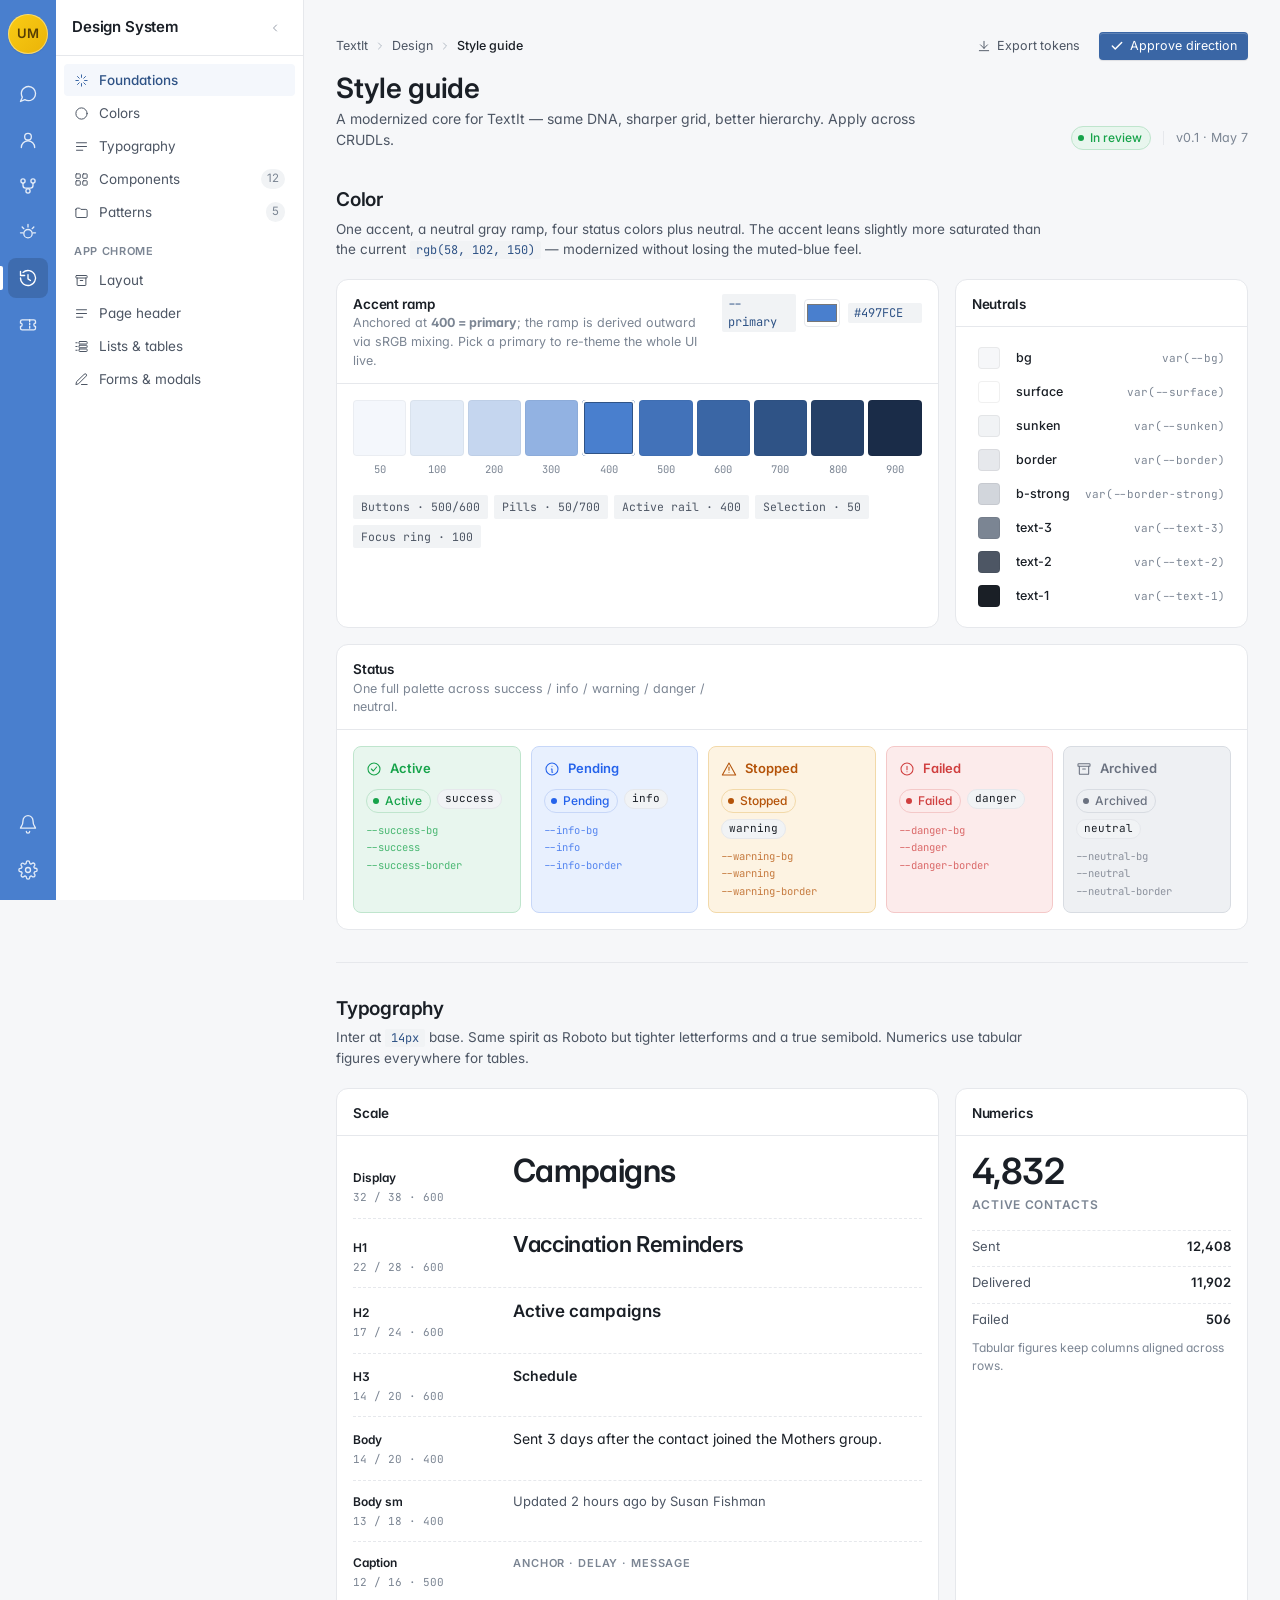
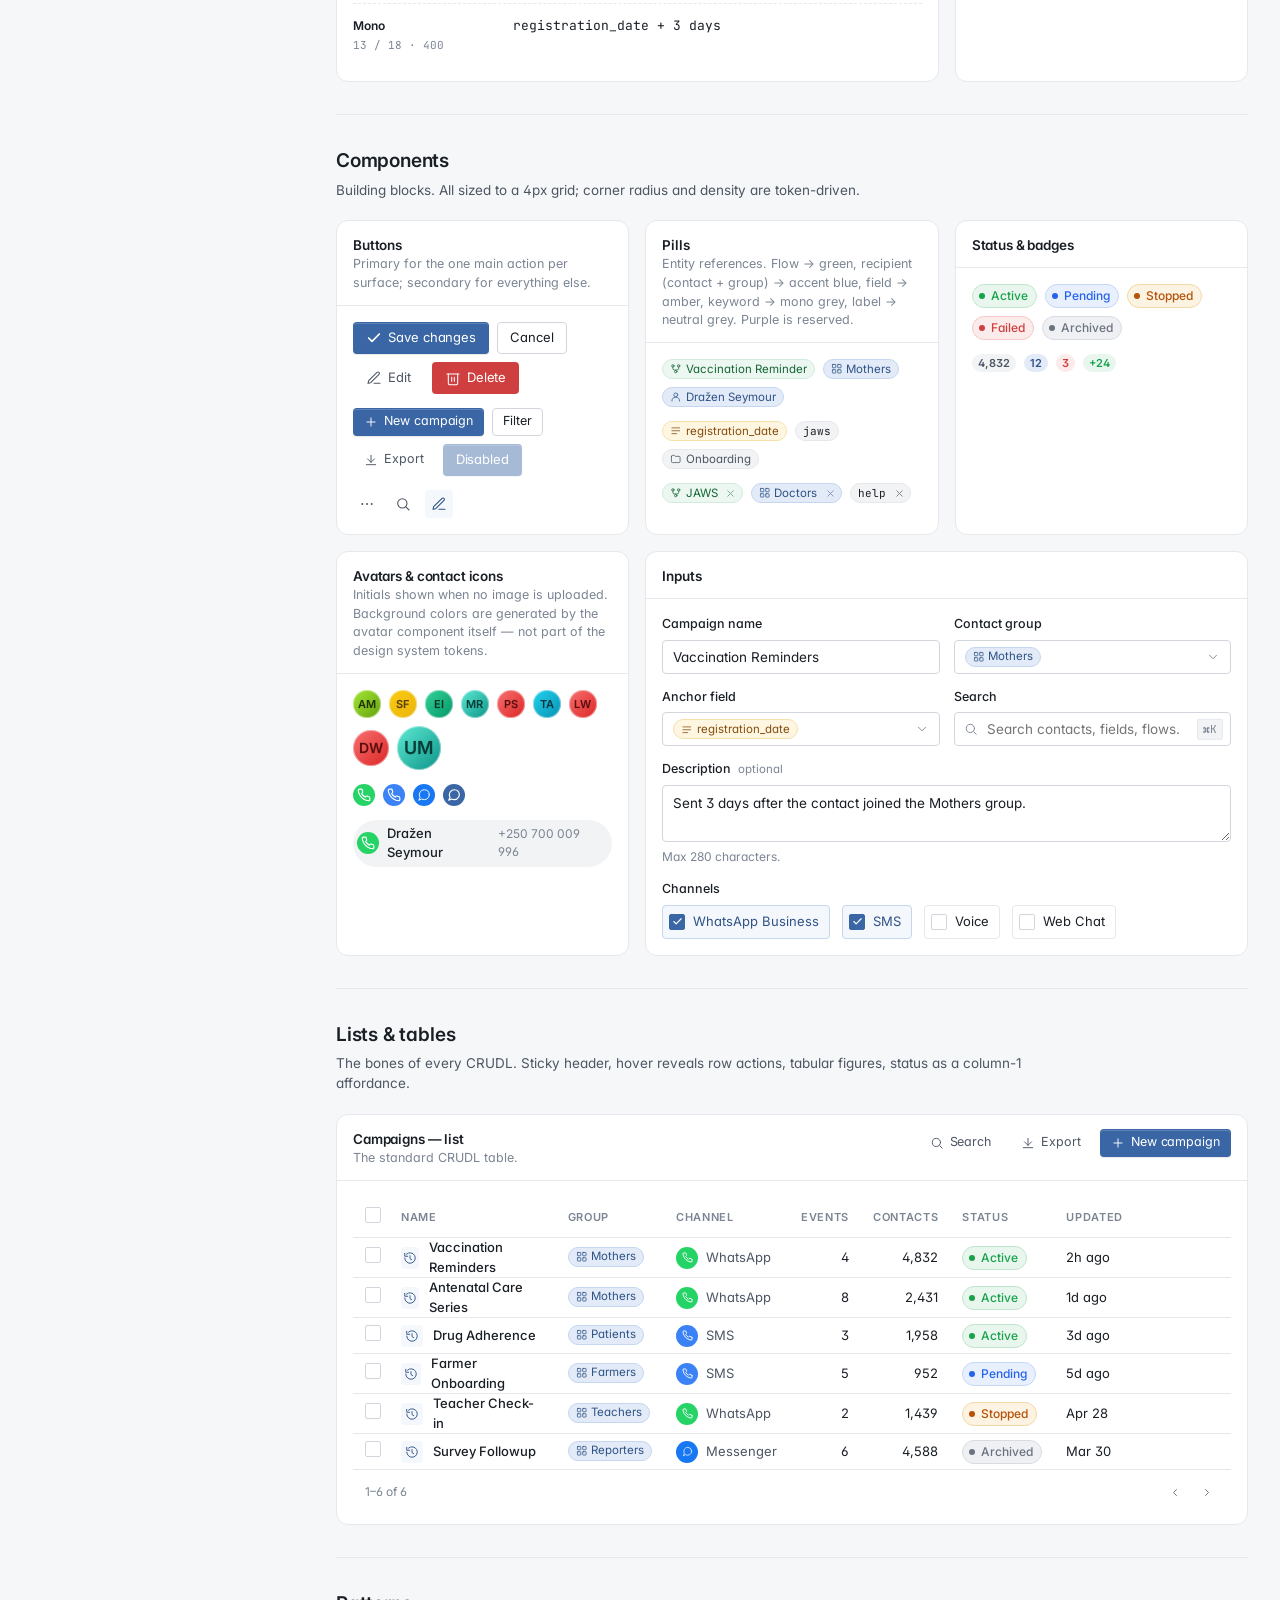
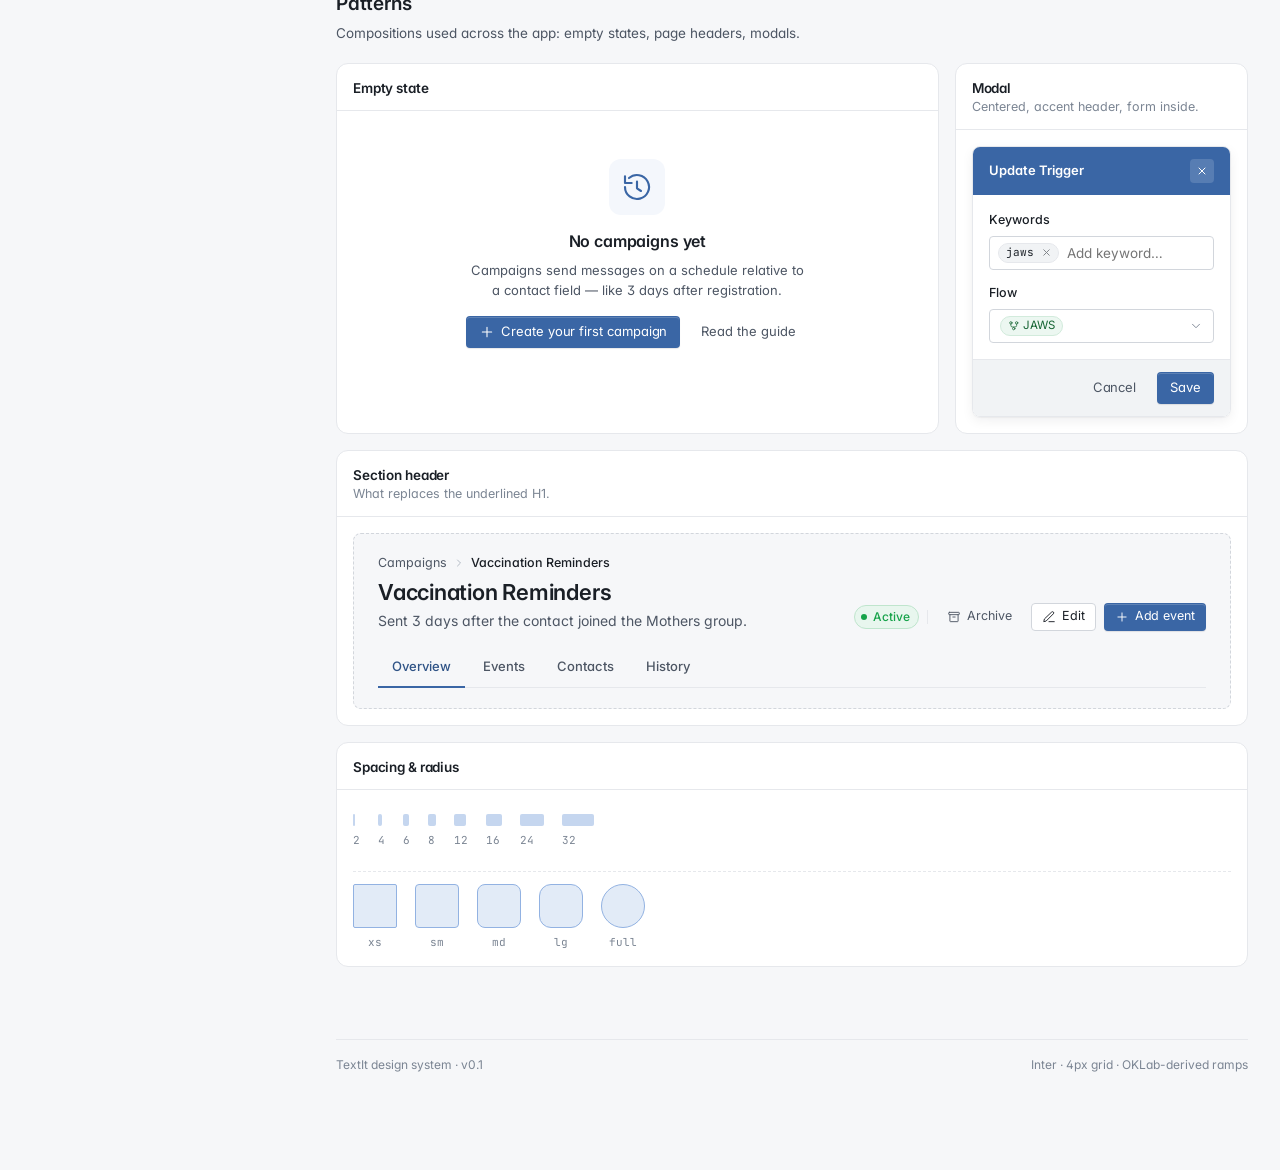
<file: static/styleguide/styleguide.html>
<!DOCTYPE html>
<html lang="en">
<head>
  <meta charset="UTF-8">
  <meta name="viewport" content="width=device-width, initial-scale=1.0">
  <title>TextIt — Design System v0.1</title>
  <link rel="preconnect" href="https://fonts.googleapis.com">
  <link rel="preconnect" href="https://fonts.gstatic.com" crossorigin>
  <link href="https://fonts.googleapis.com/css2?family=Inter:wght@400;500;600;700&family=JetBrains+Mono:wght@400;500&display=swap" rel="stylesheet">
  <link rel="stylesheet" href="../css/design-system.css">
  <link rel="stylesheet" href="styleguide.css">
  <script src="../css/design-system.js"></script>
</head>
<body>

<!--
  Sprite of icons used by this page. Reference one with:
    <svg class="ic"><use href="#ic-name"/></svg>
  Stroke / size are set on the host <svg> via CSS.
-->
<svg width="0" height="0" style="position:absolute" aria-hidden="true">
  <defs>
    <symbol id="ic-msg" viewBox="0 0 24 24" fill="none" stroke="currentColor" stroke-width="1.6" stroke-linecap="round" stroke-linejoin="round"><path d="M21 11.5a8.4 8.4 0 0 1-1.2 4.4 8.4 8.4 0 0 1-7.2 4.1 8.4 8.4 0 0 1-4.4-1.2L3 21l2.2-5.2A8.4 8.4 0 0 1 4 11.5a8.4 8.4 0 0 1 4.1-7.2A8.4 8.4 0 0 1 12.5 3h.6a8.4 8.4 0 0 1 7.9 7.9z"/></symbol>
    <symbol id="ic-contacts" viewBox="0 0 24 24" fill="none" stroke="currentColor" stroke-width="1.6" stroke-linecap="round" stroke-linejoin="round"><circle cx="12" cy="8" r="4"/><path d="M4 21a8 8 0 0 1 16 0"/></symbol>
    <symbol id="ic-flow" viewBox="0 0 24 24" fill="none" stroke="currentColor" stroke-width="1.6" stroke-linecap="round" stroke-linejoin="round"><circle cx="6" cy="6" r="2.5"/><circle cx="18" cy="6" r="2.5"/><circle cx="12" cy="18" r="2.5"/><path d="M6 8.5v3a3 3 0 0 0 3 3h6a3 3 0 0 0 3-3v-3"/></symbol>
    <symbol id="ic-triggers" viewBox="0 0 24 24" fill="none" stroke="currentColor" stroke-width="1.6" stroke-linecap="round" stroke-linejoin="round"><path d="M12 3v3M5 6l2 2M3 13h3M19 6l-2 2M21 13h-3"/><circle cx="12" cy="14" r="5"/></symbol>
    <symbol id="ic-history" viewBox="0 0 24 24" fill="none" stroke="currentColor" stroke-width="1.6" stroke-linecap="round" stroke-linejoin="round"><path d="M3 12a9 9 0 1 0 3-6.7"/><path d="M3 4v5h5"/><path d="M12 8v5l3 2"/></symbol>
    <symbol id="ic-tickets" viewBox="0 0 24 24" fill="none" stroke="currentColor" stroke-width="1.6" stroke-linecap="round" stroke-linejoin="round"><path d="M3 9a2 2 0 0 1 2-2h14a2 2 0 0 1 2 2v2a2 2 0 0 0 0 4v2a2 2 0 0 1-2 2H5a2 2 0 0 1-2-2v-2a2 2 0 0 0 0-4V9z"/><path d="M14 7v10" stroke-dasharray="2 2"/></symbol>
    <symbol id="ic-bell" viewBox="0 0 24 24" fill="none" stroke="currentColor" stroke-width="1.6" stroke-linecap="round" stroke-linejoin="round"><path d="M6 8a6 6 0 0 1 12 0c0 7 3 7 3 9H3c0-2 3-2 3-9z"/><path d="M10 21a2 2 0 0 0 4 0"/></symbol>
    <symbol id="ic-settings" viewBox="0 0 24 24" fill="none" stroke="currentColor" stroke-width="1.6" stroke-linecap="round" stroke-linejoin="round"><circle cx="12" cy="12" r="3"/><path d="M19.4 15a1.65 1.65 0 0 0 .33 1.82l.06.06a2 2 0 1 1-2.83 2.83l-.06-.06a1.65 1.65 0 0 0-1.82-.33 1.65 1.65 0 0 0-1 1.51V21a2 2 0 1 1-4 0v-.09a1.65 1.65 0 0 0-1-1.51 1.65 1.65 0 0 0-1.82.33l-.06.06a2 2 0 1 1-2.83-2.83l.06-.06a1.65 1.65 0 0 0 .33-1.82 1.65 1.65 0 0 0-1.51-1H3a2 2 0 1 1 0-4h.09a1.65 1.65 0 0 0 1.51-1 1.65 1.65 0 0 0-.33-1.82l-.06-.06a2 2 0 1 1 2.83-2.83l.06.06a1.65 1.65 0 0 0 1.82.33h0a1.65 1.65 0 0 0 1-1.51V3a2 2 0 1 1 4 0v.09a1.65 1.65 0 0 0 1 1.51h0a1.65 1.65 0 0 0 1.82-.33l.06-.06a2 2 0 1 1 2.83 2.83l-.06.06a1.65 1.65 0 0 0-.33 1.82v0a1.65 1.65 0 0 0 1.51 1H21a2 2 0 1 1 0 4h-.09a1.65 1.65 0 0 0-1.51 1z"/></symbol>
    <symbol id="ic-chevL" viewBox="0 0 24 24" fill="none" stroke="currentColor" stroke-width="1.6" stroke-linecap="round" stroke-linejoin="round"><polyline points="15 6 9 12 15 18"/></symbol>
    <symbol id="ic-chevR" viewBox="0 0 24 24" fill="none" stroke="currentColor" stroke-width="1.6" stroke-linecap="round" stroke-linejoin="round"><polyline points="9 6 15 12 9 18"/></symbol>
    <symbol id="ic-chevDown" viewBox="0 0 24 24" fill="none" stroke="currentColor" stroke-width="1.6" stroke-linecap="round" stroke-linejoin="round"><polyline points="6 9 12 15 18 9"/></symbol>
    <symbol id="ic-archive" viewBox="0 0 24 24" fill="none" stroke="currentColor" stroke-width="1.6" stroke-linecap="round" stroke-linejoin="round"><rect x="3" y="4" width="18" height="4" rx="1"/><path d="M5 8v11a1 1 0 0 0 1 1h12a1 1 0 0 0 1-1V8"/><path d="M10 12h4"/></symbol>
    <symbol id="ic-field" viewBox="0 0 24 24" fill="none" stroke="currentColor" stroke-width="1.6" stroke-linecap="round" stroke-linejoin="round"><path d="M4 6h16M4 12h16M4 18h10"/></symbol>
    <symbol id="ic-group" viewBox="0 0 24 24" fill="none" stroke="currentColor" stroke-width="1.6" stroke-linecap="round" stroke-linejoin="round"><rect x="3" y="3" width="7" height="7" rx="1"/><rect x="14" y="3" width="7" height="7" rx="1"/><rect x="3" y="14" width="7" height="7" rx="1"/><rect x="14" y="14" width="7" height="7" rx="1"/></symbol>
    <symbol id="ic-person" viewBox="0 0 24 24" fill="none" stroke="currentColor" stroke-width="1.6" stroke-linecap="round" stroke-linejoin="round"><circle cx="12" cy="8" r="4"/><path d="M4 21a8 8 0 0 1 16 0"/></symbol>
    <symbol id="ic-phone" viewBox="0 0 24 24" fill="none" stroke="currentColor" stroke-width="2" stroke-linecap="round" stroke-linejoin="round"><path d="M22 16.9v3a2 2 0 0 1-2.2 2 19.8 19.8 0 0 1-8.6-3.1 19.5 19.5 0 0 1-6-6 19.8 19.8 0 0 1-3.1-8.7A2 2 0 0 1 4.1 2h3a2 2 0 0 1 2 1.7c.1.9.3 1.8.6 2.6a2 2 0 0 1-.5 2.1L8 9.6a16 16 0 0 0 6 6l1.2-1.2a2 2 0 0 1 2.1-.5c.8.3 1.7.5 2.6.6a2 2 0 0 1 1.7 2z"/></symbol>
    <symbol id="ic-plus" viewBox="0 0 24 24" fill="none" stroke="currentColor" stroke-width="1.6" stroke-linecap="round" stroke-linejoin="round"><path d="M12 5v14M5 12h14"/></symbol>
    <symbol id="ic-search" viewBox="0 0 24 24" fill="none" stroke="currentColor" stroke-width="1.6" stroke-linecap="round" stroke-linejoin="round"><circle cx="11" cy="11" r="7"/><path d="m21 21-4.3-4.3"/></symbol>
    <symbol id="ic-x" viewBox="0 0 24 24" fill="none" stroke="currentColor" stroke-width="2" stroke-linecap="round" stroke-linejoin="round"><path d="M18 6 6 18M6 6l12 12"/></symbol>
    <symbol id="ic-check" viewBox="0 0 24 24" fill="none" stroke="currentColor" stroke-width="2.5" stroke-linecap="round" stroke-linejoin="round"><polyline points="20 6 9 17 4 12"/></symbol>
    <symbol id="ic-edit" viewBox="0 0 24 24" fill="none" stroke="currentColor" stroke-width="1.6" stroke-linecap="round" stroke-linejoin="round"><path d="M12 20h9"/><path d="M16.5 3.5a2.1 2.1 0 1 1 3 3L7 19l-4 1 1-4z"/></symbol>
    <symbol id="ic-trash" viewBox="0 0 24 24" fill="none" stroke="currentColor" stroke-width="1.6" stroke-linecap="round" stroke-linejoin="round"><polyline points="3 6 5 6 21 6"/><path d="M19 6v14a2 2 0 0 1-2 2H7a2 2 0 0 1-2-2V6"/><path d="M10 11v6M14 11v6"/></symbol>
    <symbol id="ic-more" viewBox="0 0 24 24" fill="currentColor" stroke="none"><circle cx="5" cy="12" r="1.5"/><circle cx="12" cy="12" r="1.5"/><circle cx="19" cy="12" r="1.5"/></symbol>
    <symbol id="ic-download" viewBox="0 0 24 24" fill="none" stroke="currentColor" stroke-width="1.6" stroke-linecap="round" stroke-linejoin="round"><path d="M12 4v12"/><path d="M6 10l6 6 6-6"/><path d="M4 20h16"/></symbol>
    <symbol id="ic-info" viewBox="0 0 24 24" fill="none" stroke="currentColor" stroke-width="1.6" stroke-linecap="round" stroke-linejoin="round"><circle cx="12" cy="12" r="9"/><path d="M12 8h.01M11 12h1v5h1"/></symbol>
    <symbol id="ic-warn" viewBox="0 0 24 24" fill="none" stroke="currentColor" stroke-width="1.6" stroke-linecap="round" stroke-linejoin="round"><path d="M12 3 2 21h20L12 3z"/><path d="M12 9v5M12 17h.01"/></symbol>
    <symbol id="ic-err" viewBox="0 0 24 24" fill="none" stroke="currentColor" stroke-width="1.6" stroke-linecap="round" stroke-linejoin="round"><circle cx="12" cy="12" r="9"/><path d="M12 8v5M12 16h.01"/></symbol>
    <symbol id="ic-ok" viewBox="0 0 24 24" fill="none" stroke="currentColor" stroke-width="1.6" stroke-linecap="round" stroke-linejoin="round"><circle cx="12" cy="12" r="9"/><polyline points="8 12 11 15 16 9"/></symbol>
    <symbol id="ic-chat" viewBox="0 0 24 24" fill="none" stroke="currentColor" stroke-width="2" stroke-linecap="round" stroke-linejoin="round"><path d="M21 11.5a8.4 8.4 0 0 1-1.2 4.4 8.4 8.4 0 0 1-7.2 4.1 8.4 8.4 0 0 1-4.4-1.2L3 21l2.2-5.2A8.4 8.4 0 0 1 4 11.5a8.4 8.4 0 0 1 4.1-7.2A8.4 8.4 0 0 1 12.5 3h.6a8.4 8.4 0 0 1 7.9 7.9z"/></symbol>
    <symbol id="ic-fields" viewBox="0 0 24 24" fill="none" stroke="currentColor" stroke-width="1.6" stroke-linecap="round" stroke-linejoin="round"><path d="M3 6h2M3 12h2M3 18h2"/><rect x="8" y="4" width="13" height="4" rx="1"/><rect x="8" y="10" width="13" height="4" rx="1"/><rect x="8" y="16" width="13" height="4" rx="1"/></symbol>
    <symbol id="ic-sparkles" viewBox="0 0 24 24" fill="none" stroke="currentColor" stroke-width="1.6" stroke-linecap="round" stroke-linejoin="round"><path d="M12 3v4M12 17v4M3 12h4M17 12h4M5.6 5.6l2.8 2.8M15.6 15.6l2.8 2.8M5.6 18.4l2.8-2.8M15.6 8.4l2.8-2.8"/></symbol>
    <symbol id="ic-circle" viewBox="0 0 24 24" fill="none" stroke="currentColor" stroke-width="1.6" stroke-linecap="round" stroke-linejoin="round"><circle cx="12" cy="12" r="9"/></symbol>
    <symbol id="ic-folder" viewBox="0 0 24 24" fill="none" stroke="currentColor" stroke-width="1.6" stroke-linecap="round" stroke-linejoin="round"><path d="M3 7a2 2 0 0 1 2-2h4l2 2h8a2 2 0 0 1 2 2v9a2 2 0 0 1-2 2H5a2 2 0 0 1-2-2V7z"/></symbol>
  </defs>
</svg>

<div class="ds">
<div class="app">

  <!-- left icon rail -->
  <nav class="rail">
    <div class="rail-top">
      <div class="rail-org" title="Acme HealthOrg"><span>UM</span></div>
      <div class="rail-items">
        <button class="rail-item" title="Messages"><svg width="20" height="20"><use href="#ic-msg"/></svg></button>
        <button class="rail-item" title="Contacts"><svg width="20" height="20"><use href="#ic-contacts"/></svg></button>
        <button class="rail-item" title="Flows"><svg width="20" height="20"><use href="#ic-flow"/></svg></button>
        <button class="rail-item" title="Triggers"><svg width="20" height="20"><use href="#ic-triggers"/></svg></button>
        <button class="rail-item is-active" title="Campaigns"><svg width="20" height="20"><use href="#ic-history"/></svg></button>
        <button class="rail-item" title="Tickets"><svg width="20" height="20"><use href="#ic-tickets"/></svg></button>
      </div>
    </div>
    <div class="rail-bot">
      <button class="rail-item" title="Notifications"><svg width="20" height="20"><use href="#ic-bell"/></svg></button>
      <button class="rail-item" title="Settings"><svg width="20" height="20"><use href="#ic-settings"/></svg></button>
    </div>
  </nav>

  <!-- section nav -->
  <aside class="section-nav" id="sectionNav">
    <header class="sn-h">
      <h2>Design System</h2>
      <button class="sn-collapse" id="snCollapse" aria-label="Toggle sidebar">
        <svg width="16" height="16"><use href="#ic-chevL"/></svg>
      </button>
    </header>
    <div class="sn-items">
      <a class="sn-item is-active" href="#foundations"><svg width="15" height="15"><use href="#ic-sparkles"/></svg><span>Foundations</span></a>
      <a class="sn-item" href="#colors"><svg width="15" height="15"><use href="#ic-circle"/></svg><span>Colors</span></a>
      <a class="sn-item" href="#type"><svg width="15" height="15"><use href="#ic-field"/></svg><span>Typography</span></a>
      <a class="sn-item" href="#components"><svg width="15" height="15"><use href="#ic-group"/></svg><span>Components</span><span class="sn-count">12</span></a>
      <a class="sn-item" href="#patterns"><svg width="15" height="15"><use href="#ic-folder"/></svg><span>Patterns</span><span class="sn-count">5</span></a>
      <div class="sn-section-label">App chrome</div>
      <a class="sn-item" href="#chrome"><svg width="15" height="15"><use href="#ic-archive"/></svg><span>Layout</span></a>
      <a class="sn-item" href="#header"><svg width="15" height="15"><use href="#ic-field"/></svg><span>Page header</span></a>
      <a class="sn-item" href="#tables"><svg width="15" height="15"><use href="#ic-fields"/></svg><span>Lists &amp; tables</span></a>
      <a class="sn-item" href="#patterns"><svg width="15" height="15"><use href="#ic-edit"/></svg><span>Forms &amp; modals</span></a>
    </div>
  </aside>

  <!-- content -->
  <main class="content">

    <!-- page header -->
    <header class="page-header" id="foundations">
      <div class="page-header-row">
        <div class="page-crumbs">
          <a>TextIt</a>
          <svg width="12" height="12"><use href="#ic-chevR"/></svg>
          <a>Design</a>
          <svg width="12" height="12"><use href="#ic-chevR"/></svg>
          <span>Style guide</span>
        </div>
        <div class="page-header-actions">
          <button class="btn btn-ghost btn-sm"><svg width="14" height="14"><use href="#ic-download"/></svg>Export tokens</button>
          <button class="btn btn-primary btn-sm"><svg width="14" height="14"><use href="#ic-check"/></svg>Approve direction</button>
        </div>
      </div>
      <div class="page-title-row">
        <div>
          <h1>Style guide</h1>
          <p class="page-sub">A modernized core for TextIt — same DNA, sharper grid, better hierarchy. Apply across CRUDLs.</p>
        </div>
        <div class="page-meta">
          <span class="status status-success"><span class="status-dot"></span>In review</span>
          <span class="page-meta-sep"></span>
          <span class="page-meta-text">v0.1 · May 7</span>
        </div>
      </div>
    </header>

    <!-- colors -->
    <section id="colors" class="sg-section">
      <div class="sg-section-h">
        <h2>Color</h2>
        <p>One accent, a neutral gray ramp, four status colors plus neutral. The accent leans slightly more saturated than the current <code class="sg-code">rgb(58, 102, 150)</code> — modernized without losing the muted-blue feel.</p>
      </div>

      <div class="sg-grid">
        <section class="sg-card" style="grid-column: span 2">
          <header class="sg-card-h">
            <div>
              <h3>Accent ramp</h3>
              <p class="sg-card-sub">Anchored at <strong>400 = primary</strong>; the ramp is derived outward via sRGB mixing. Pick a primary to re-theme the whole UI live.</p>
            </div>
            <div style="display:flex;align-items:center;gap:8px;">
              <label for="primaryPicker" class="sg-code" style="cursor:pointer;">--primary</label>
              <input id="primaryPicker" type="color" value="#497FCE"
                     style="width:36px;height:28px;padding:0;border:1px solid var(--border);border-radius:var(--r-sm);cursor:pointer;background:transparent;">
              <code id="primaryValue" class="sg-code" style="min-width:74px;">#497FCE</code>
            </div>
          </header>
          <div class="sg-card-body">
            <div class="ramp">
              <div class="ramp-step"><div class="ramp-chip" style="background: var(--accent-50)"></div><div class="ramp-stop">50</div></div>
              <div class="ramp-step"><div class="ramp-chip" style="background: var(--accent-100)"></div><div class="ramp-stop">100</div></div>
              <div class="ramp-step"><div class="ramp-chip" style="background: var(--accent-200)"></div><div class="ramp-stop">200</div></div>
              <div class="ramp-step"><div class="ramp-chip" style="background: var(--accent-300)"></div><div class="ramp-stop">300</div></div>
              <div class="ramp-step"><div class="ramp-chip" style="background: var(--accent-400);box-shadow:inset 0 0 0 2px var(--surface), inset 0 0 0 3px var(--accent-700);"></div><div class="ramp-stop">400</div></div>
              <div class="ramp-step"><div class="ramp-chip" style="background: var(--accent-500)"></div><div class="ramp-stop">500</div></div>
              <div class="ramp-step"><div class="ramp-chip" style="background: var(--accent-600)"></div><div class="ramp-stop">600</div></div>
              <div class="ramp-step"><div class="ramp-chip" style="background: var(--accent-700)"></div><div class="ramp-stop">700</div></div>
              <div class="ramp-step"><div class="ramp-chip" style="background: var(--accent-800)"></div><div class="ramp-stop">800</div></div>
              <div class="ramp-step"><div class="ramp-chip" style="background: var(--accent-900)"></div><div class="ramp-stop">900</div></div>
            </div>
            <div class="usage-row">
              <div class="usage-tag">Buttons · 500/600</div>
              <div class="usage-tag">Pills · 50/700</div>
              <div class="usage-tag">Active rail · 400</div>
              <div class="usage-tag">Selection · 50</div>
              <div class="usage-tag">Focus ring · 100</div>
            </div>
          </div>
        </section>

        <section class="sg-card">
          <header class="sg-card-h"><div><h3>Neutrals</h3></div></header>
          <div class="sg-card-body">
            <div class="neutrals">
              <div class="neutral-row"><span class="neutral-chip" style="background: var(--bg)"></span><span class="neutral-name">bg</span><span class="neutral-val">var(--bg)</span></div>
              <div class="neutral-row"><span class="neutral-chip" style="background: var(--surface)"></span><span class="neutral-name">surface</span><span class="neutral-val">var(--surface)</span></div>
              <div class="neutral-row"><span class="neutral-chip" style="background: var(--sunken)"></span><span class="neutral-name">sunken</span><span class="neutral-val">var(--sunken)</span></div>
              <div class="neutral-row"><span class="neutral-chip" style="background: var(--border)"></span><span class="neutral-name">border</span><span class="neutral-val">var(--border)</span></div>
              <div class="neutral-row"><span class="neutral-chip" style="background: var(--border-strong)"></span><span class="neutral-name">b-strong</span><span class="neutral-val">var(--border-strong)</span></div>
              <div class="neutral-row"><span class="neutral-chip" style="background: var(--text-3)"></span><span class="neutral-name">text-3</span><span class="neutral-val">var(--text-3)</span></div>
              <div class="neutral-row"><span class="neutral-chip" style="background: var(--text-2)"></span><span class="neutral-name">text-2</span><span class="neutral-val">var(--text-2)</span></div>
              <div class="neutral-row"><span class="neutral-chip" style="background: var(--text-1)"></span><span class="neutral-name">text-1</span><span class="neutral-val">var(--text-1)</span></div>
            </div>
          </div>
        </section>

        <section class="sg-card" style="grid-column: span 3">
          <header class="sg-card-h">
            <div>
              <h3>Status</h3>
              <p class="sg-card-sub">One full palette across success / info / warning / danger / neutral.</p>
            </div>
          </header>
          <div class="sg-card-body">
            <div class="status-grid">
              <div class="status-card status-card-success">
                <div class="status-card-h"><svg width="16" height="16"><use href="#ic-ok"/></svg><span>Active</span></div>
                <div class="status-card-row"><span class="status status-success"><span class="status-dot"></span>Active</span><span class="pill pill-keyword"><span class="pill-text">success</span></span></div>
                <div class="status-card-tokens"><span>--success-bg</span><span>--success</span><span>--success-border</span></div>
              </div>
              <div class="status-card status-card-info">
                <div class="status-card-h"><svg width="16" height="16"><use href="#ic-info"/></svg><span>Pending</span></div>
                <div class="status-card-row"><span class="status status-info"><span class="status-dot"></span>Pending</span><span class="pill pill-keyword"><span class="pill-text">info</span></span></div>
                <div class="status-card-tokens"><span>--info-bg</span><span>--info</span><span>--info-border</span></div>
              </div>
              <div class="status-card status-card-warning">
                <div class="status-card-h"><svg width="16" height="16"><use href="#ic-warn"/></svg><span>Stopped</span></div>
                <div class="status-card-row"><span class="status status-warning"><span class="status-dot"></span>Stopped</span><span class="pill pill-keyword"><span class="pill-text">warning</span></span></div>
                <div class="status-card-tokens"><span>--warning-bg</span><span>--warning</span><span>--warning-border</span></div>
              </div>
              <div class="status-card status-card-danger">
                <div class="status-card-h"><svg width="16" height="16"><use href="#ic-err"/></svg><span>Failed</span></div>
                <div class="status-card-row"><span class="status status-danger"><span class="status-dot"></span>Failed</span><span class="pill pill-keyword"><span class="pill-text">danger</span></span></div>
                <div class="status-card-tokens"><span>--danger-bg</span><span>--danger</span><span>--danger-border</span></div>
              </div>
              <div class="status-card status-card-neutral">
                <div class="status-card-h"><svg width="16" height="16"><use href="#ic-archive"/></svg><span>Archived</span></div>
                <div class="status-card-row"><span class="status status-neutral"><span class="status-dot"></span>Archived</span><span class="pill pill-keyword"><span class="pill-text">neutral</span></span></div>
                <div class="status-card-tokens"><span>--neutral-bg</span><span>--neutral</span><span>--neutral-border</span></div>
              </div>
            </div>
          </div>
        </section>
      </div>
    </section>

    <!-- type -->
    <section id="type" class="sg-section">
      <div class="sg-section-h">
        <h2>Typography</h2>
        <p>Inter at <code class="sg-code">14px</code> base. Same spirit as Roboto but tighter letterforms and a true semibold. Numerics use tabular figures everywhere for tables.</p>
      </div>
      <div class="sg-grid">
        <section class="sg-card" style="grid-column: span 2">
          <header class="sg-card-h"><div><h3>Scale</h3></div></header>
          <div class="sg-card-body">
            <div class="type-scale">
              <div class="type-row"><div class="type-meta"><div class="type-name">Display</div><div class="type-spec">32 / 38 · 600</div></div><div class="type-sample type-sample-display">Campaigns</div></div>
              <div class="type-row"><div class="type-meta"><div class="type-name">H1</div><div class="type-spec">22 / 28 · 600</div></div><div class="type-sample type-sample-h1">Vaccination Reminders</div></div>
              <div class="type-row"><div class="type-meta"><div class="type-name">H2</div><div class="type-spec">17 / 24 · 600</div></div><div class="type-sample type-sample-h2">Active campaigns</div></div>
              <div class="type-row"><div class="type-meta"><div class="type-name">H3</div><div class="type-spec">14 / 20 · 600</div></div><div class="type-sample type-sample-h3">Schedule</div></div>
              <div class="type-row"><div class="type-meta"><div class="type-name">Body</div><div class="type-spec">14 / 20 · 400</div></div><div class="type-sample type-sample-body">Sent 3 days after the contact joined the Mothers group.</div></div>
              <div class="type-row"><div class="type-meta"><div class="type-name">Body sm</div><div class="type-spec">13 / 18 · 400</div></div><div class="type-sample type-sample-body-sm">Updated 2 hours ago by Susan Fishman</div></div>
              <div class="type-row"><div class="type-meta"><div class="type-name">Caption</div><div class="type-spec">12 / 16 · 500</div></div><div class="type-sample type-sample-caption">ANCHOR · DELAY · MESSAGE</div></div>
              <div class="type-row"><div class="type-meta"><div class="type-name">Mono</div><div class="type-spec">13 / 18 · 400</div></div><div class="type-sample type-sample-mono" style="font-family: var(--font-mono)">registration_date + 3 days</div></div>
            </div>
          </div>
        </section>

        <section class="sg-card">
          <header class="sg-card-h"><div><h3>Numerics</h3></div></header>
          <div class="sg-card-body">
            <div class="numerics">
              <div class="num-big">4,832</div>
              <div class="num-label">Active contacts</div>
              <div class="num-rows">
                <div><span>Sent</span><b>12,408</b></div>
                <div><span>Delivered</span><b>11,902</b></div>
                <div><span>Failed</span><b>506</b></div>
              </div>
              <p class="type-note">Tabular figures keep columns aligned across rows.</p>
            </div>
          </div>
        </section>
      </div>
    </section>

    <!-- components -->
    <section id="components" class="sg-section">
      <div class="sg-section-h">
        <h2>Components</h2>
        <p>Building blocks. All sized to a 4px grid; corner radius and density are token-driven.</p>
      </div>
      <div class="sg-grid">

        <section class="sg-card">
          <header class="sg-card-h"><div><h3>Buttons</h3><p class="sg-card-sub">Primary for the one main action per surface; secondary for everything else.</p></div></header>
          <div class="sg-card-body">
            <div class="comp-row">
              <button class="btn btn-primary"><svg width="16" height="16"><use href="#ic-check"/></svg>Save changes</button>
              <button class="btn btn-secondary">Cancel</button>
              <button class="btn btn-ghost"><svg width="16" height="16"><use href="#ic-edit"/></svg>Edit</button>
              <button class="btn btn-danger"><svg width="16" height="16"><use href="#ic-trash"/></svg>Delete</button>
            </div>
            <div class="comp-row">
              <button class="btn btn-primary btn-sm"><svg width="14" height="14"><use href="#ic-plus"/></svg>New campaign</button>
              <button class="btn btn-secondary btn-sm">Filter</button>
              <button class="btn btn-ghost btn-sm"><svg width="14" height="14"><use href="#ic-download"/></svg>Export</button>
              <button class="btn btn-primary is-disabled" disabled>Disabled</button>
            </div>
            <div class="comp-row">
              <button class="icon-btn" title="More"><svg width="16" height="16"><use href="#ic-more"/></svg></button>
              <button class="icon-btn" title="Search"><svg width="16" height="16"><use href="#ic-search"/></svg></button>
              <button class="icon-btn is-active" title="Edit"><svg width="16" height="16"><use href="#ic-edit"/></svg></button>
            </div>
          </div>
        </section>

        <section class="sg-card">
          <header class="sg-card-h"><div><h3>Pills</h3><p class="sg-card-sub">Entity references. Flow → green, recipient (contact + group) → accent blue, field → amber, keyword → mono grey, label → neutral grey. Purple is reserved.</p></div></header>
          <div class="sg-card-body">
            <div class="comp-row">
              <span class="pill pill-flow"><svg width="11.5" height="11.5"><use href="#ic-flow"/></svg><span class="pill-text">Vaccination Reminder</span></span>
              <span class="pill pill-group"><svg width="11.5" height="11.5"><use href="#ic-group"/></svg><span class="pill-text">Mothers</span></span>
              <span class="pill pill-contact"><svg width="11.5" height="11.5"><use href="#ic-person"/></svg><span class="pill-text">Dražen Seymour</span></span>
            </div>
            <div class="comp-row">
              <span class="pill pill-field"><svg width="11.5" height="11.5"><use href="#ic-field"/></svg><span class="pill-text">registration_date</span></span>
              <span class="pill pill-keyword"><span class="pill-text">jaws</span></span>
              <span class="pill pill-label"><svg width="11.5" height="11.5"><use href="#ic-folder"/></svg><span class="pill-text">Onboarding</span></span>
            </div>
            <div class="comp-row">
              <span class="pill pill-flow"><svg width="11.5" height="11.5"><use href="#ic-flow"/></svg><span class="pill-text">JAWS</span><button class="pill-x"><svg width="11" height="11"><use href="#ic-x"/></svg></button></span>
              <span class="pill pill-group"><svg width="11.5" height="11.5"><use href="#ic-group"/></svg><span class="pill-text">Doctors</span><button class="pill-x"><svg width="11" height="11"><use href="#ic-x"/></svg></button></span>
              <span class="pill pill-keyword"><span class="pill-text">help</span><button class="pill-x"><svg width="11" height="11"><use href="#ic-x"/></svg></button></span>
            </div>
          </div>
        </section>

        <section class="sg-card">
          <header class="sg-card-h"><div><h3>Status &amp; badges</h3></div></header>
          <div class="sg-card-body">
            <div class="comp-row">
              <span class="status status-success"><span class="status-dot"></span>Active</span>
              <span class="status status-info"><span class="status-dot"></span>Pending</span>
              <span class="status status-warning"><span class="status-dot"></span>Stopped</span>
              <span class="status status-danger"><span class="status-dot"></span>Failed</span>
              <span class="status status-neutral"><span class="status-dot"></span>Archived</span>
            </div>
            <div class="comp-row">
              <span class="count-badge">4,832</span>
              <span class="count-badge count-accent">12</span>
              <span class="count-badge count-danger">3</span>
              <span class="count-badge count-success">+24</span>
            </div>
          </div>
        </section>

        <section class="sg-card">
          <header class="sg-card-h"><div><h3>Avatars &amp; contact icons</h3><p class="sg-card-sub">Initials shown when no image is uploaded. Background colors are generated by the avatar component itself — not part of the design system tokens.</p></div></header>
          <div class="sg-card-body">
            <div class="comp-row" id="avatarRow">
              <!-- avatars rendered by JS so the hashed-color logic is centralized -->
            </div>
            <div class="comp-row">
              <span class="ch-icon ch-whatsapp"><svg width="14" height="14"><use href="#ic-phone"/></svg></span>
              <span class="ch-icon ch-tel"><svg width="14" height="14"><use href="#ic-phone"/></svg></span>
              <span class="ch-icon ch-fb"><svg width="14" height="14"><use href="#ic-msg"/></svg></span>
              <span class="ch-icon ch-web"><svg width="14" height="14"><use href="#ic-chat"/></svg></span>
            </div>
            <div class="comp-row">
              <div class="contact-line">
                <span class="ch-icon ch-whatsapp"><svg width="14" height="14"><use href="#ic-phone"/></svg></span>
                <span class="contact-name">Dražen Seymour</span>
                <span class="contact-num">+250 700 009 996</span>
              </div>
            </div>
          </div>
        </section>

        <section class="sg-card" style="grid-column: span 2">
          <header class="sg-card-h"><div><h3>Inputs</h3></div></header>
          <div class="sg-card-body">
            <div class="form-grid">
              <label class="field">
                <span class="field-label">Campaign name</span>
                <input class="input" value="Vaccination Reminders"/>
              </label>
              <label class="field">
                <span class="field-label">Contact group</span>
                <div class="select-wrap">
                  <span class="pill pill-group"><svg width="11.5" height="11.5"><use href="#ic-group"/></svg><span class="pill-text">Mothers</span></span>
                  <svg width="14" height="14" class="select-chev"><use href="#ic-chevDown"/></svg>
                </div>
              </label>
              <label class="field">
                <span class="field-label">Anchor field</span>
                <div class="select-wrap">
                  <span class="pill pill-field"><svg width="11.5" height="11.5"><use href="#ic-field"/></svg><span class="pill-text">registration_date</span></span>
                  <svg width="14" height="14" class="select-chev"><use href="#ic-chevDown"/></svg>
                </div>
              </label>
              <label class="field">
                <span class="field-label">Search</span>
                <div class="search-wrap">
                  <svg width="14" height="14" class="search-icon"><use href="#ic-search"/></svg>
                  <input class="input" placeholder="Search contacts, fields, flows…"/>
                  <kbd>⌘K</kbd>
                </div>
              </label>
              <label class="field field-full">
                <span class="field-label">Description <span class="opt">optional</span></span>
                <textarea class="input" rows="2">Sent 3 days after the contact joined the Mothers group.</textarea>
                <span class="field-help">Max 280 characters.</span>
              </label>
              <div class="field field-full">
                <span class="field-label">Channels</span>
                <div class="checkbox-row">
                  <label class="checkbox is-checked"><span class="check-box"><svg width="11" height="11"><use href="#ic-check"/></svg></span>WhatsApp Business</label>
                  <label class="checkbox is-checked"><span class="check-box"><svg width="11" height="11"><use href="#ic-check"/></svg></span>SMS</label>
                  <label class="checkbox"><span class="check-box"></span>Voice</label>
                  <label class="checkbox"><span class="check-box"></span>Web Chat</label>
                </div>
              </div>
            </div>
          </div>
        </section>

      </div>
    </section>

    <!-- tables -->
    <section id="tables" class="sg-section">
      <div class="sg-section-h">
        <h2>Lists &amp; tables</h2>
        <p>The bones of every CRUDL. Sticky header, hover reveals row actions, tabular figures, status as a column-1 affordance.</p>
      </div>
      <section class="sg-card" style="grid-column: span 3">
        <header class="sg-card-h">
          <div>
            <h3>Campaigns — list</h3>
            <p class="sg-card-sub">The standard CRUDL table.</p>
          </div>
          <div class="comp-row">
            <button class="btn btn-ghost btn-sm"><svg width="14" height="14"><use href="#ic-search"/></svg>Search</button>
            <button class="btn btn-ghost btn-sm"><svg width="14" height="14"><use href="#ic-download"/></svg>Export</button>
            <button class="btn btn-primary btn-sm"><svg width="14" height="14"><use href="#ic-plus"/></svg>New campaign</button>
          </div>
        </header>
        <div class="sg-card-body">
          <div class="table-wrap">
            <table class="t">
              <thead>
                <tr>
                  <th class="t-check"><span class="check-box"></span></th>
                  <th>Name</th>
                  <th>Group</th>
                  <th>Channel</th>
                  <th class="t-num">Events</th>
                  <th class="t-num">Contacts</th>
                  <th>Status</th>
                  <th>Updated</th>
                  <th class="t-act"></th>
                </tr>
              </thead>
              <tbody id="campaignsBody"><!-- rendered by JS --></tbody>
            </table>
            <div class="t-foot">
              <span>1–6 of 6</span>
              <div class="comp-row">
                <button class="icon-btn icon-btn-sm" disabled><svg width="13" height="13"><use href="#ic-chevL"/></svg></button>
                <button class="icon-btn icon-btn-sm" disabled><svg width="13" height="13"><use href="#ic-chevR"/></svg></button>
              </div>
            </div>
          </div>
        </div>
      </section>
    </section>

    <!-- patterns -->
    <section id="patterns" class="sg-section">
      <div class="sg-section-h">
        <h2>Patterns</h2>
        <p>Compositions used across the app: empty states, page headers, modals.</p>
      </div>
      <div class="sg-grid">

        <section class="sg-card" style="grid-column: span 2">
          <header class="sg-card-h"><div><h3>Empty state</h3></div></header>
          <div class="sg-card-body">
            <div class="empty">
              <div class="empty-art">
                <svg width="32" height="32" stroke-width="1.4"><use href="#ic-history"/></svg>
              </div>
              <h4>No campaigns yet</h4>
              <p>Campaigns send messages on a schedule relative to a contact field — like 3 days after registration.</p>
              <div class="comp-row">
                <button class="btn btn-primary"><svg width="16" height="16"><use href="#ic-plus"/></svg>Create your first campaign</button>
                <button class="btn btn-ghost">Read the guide</button>
              </div>
            </div>
          </div>
        </section>

        <section class="sg-card">
          <header class="sg-card-h"><div><h3>Modal</h3><p class="sg-card-sub">Centered, accent header, form inside.</p></div></header>
          <div class="sg-card-body">
            <div class="modal">
              <div class="modal-h">
                <span>Update Trigger</span>
                <button class="modal-x"><svg width="14" height="14"><use href="#ic-x"/></svg></button>
              </div>
              <div class="modal-b">
                <label class="field">
                  <span class="field-label">Keywords</span>
                  <div class="input input-tokens">
                    <span class="pill pill-keyword"><span class="pill-text">jaws</span><button class="pill-x"><svg width="11" height="11"><use href="#ic-x"/></svg></button></span>
                    <input placeholder="Add keyword…"/>
                  </div>
                </label>
                <label class="field">
                  <span class="field-label">Flow</span>
                  <div class="select-wrap">
                    <span class="pill pill-flow"><svg width="11.5" height="11.5"><use href="#ic-flow"/></svg><span class="pill-text">JAWS</span></span>
                    <svg width="14" height="14" class="select-chev"><use href="#ic-chevDown"/></svg>
                  </div>
                </label>
              </div>
              <div class="modal-f">
                <button class="btn btn-ghost">Cancel</button>
                <button class="btn btn-primary">Save</button>
              </div>
            </div>
          </div>
        </section>

        <section class="sg-card" style="grid-column: span 3">
          <header class="sg-card-h"><div><h3>Section header</h3><p class="sg-card-sub">What replaces the underlined H1.</p></div></header>
          <div class="sg-card-body">
            <div class="ph-demo">
              <div class="page-crumbs">
                <a>Campaigns</a>
                <svg width="12" height="12"><use href="#ic-chevR"/></svg>
                <span>Vaccination Reminders</span>
              </div>
              <div class="page-title-row">
                <div>
                  <h1>Vaccination Reminders</h1>
                  <p class="page-sub">Sent 3 days after the contact joined the Mothers group.</p>
                </div>
                <div class="page-header-actions">
                  <span class="status status-success"><span class="status-dot"></span>Active</span>
                  <span class="page-meta-sep"></span>
                  <button class="btn btn-ghost btn-sm"><svg width="14" height="14"><use href="#ic-archive"/></svg>Archive</button>
                  <button class="btn btn-secondary btn-sm"><svg width="14" height="14"><use href="#ic-edit"/></svg>Edit</button>
                  <button class="btn btn-primary btn-sm"><svg width="14" height="14"><use href="#ic-plus"/></svg>Add event</button>
                </div>
              </div>
              <div class="ph-tabs">
                <button class="ph-tab is-active">Overview</button>
                <button class="ph-tab">Events</button>
                <button class="ph-tab">Contacts</button>
                <button class="ph-tab">History</button>
              </div>
            </div>
          </div>
        </section>

        <section class="sg-card" style="grid-column: span 3">
          <header class="sg-card-h"><div><h3>Spacing &amp; radius</h3></div></header>
          <div class="sg-card-body">
            <div class="spacing-row" id="spacingRow"><!-- rendered by JS --></div>
            <div class="radius-row">
              <div class="radius-step"><div class="radius-chip" style="border-radius: var(--r-xs)"></div><div class="radius-label">xs</div></div>
              <div class="radius-step"><div class="radius-chip" style="border-radius: var(--r-sm)"></div><div class="radius-label">sm</div></div>
              <div class="radius-step"><div class="radius-chip" style="border-radius: var(--r)"></div><div class="radius-label">md</div></div>
              <div class="radius-step"><div class="radius-chip" style="border-radius: var(--r-lg)"></div><div class="radius-label">lg</div></div>
              <div class="radius-step"><div class="radius-chip" style="border-radius: 999px"></div><div class="radius-label">full</div></div>
            </div>
          </div>
        </section>

      </div>
    </section>

    <footer class="sg-foot">
      <span>TextIt design system · v0.1</span>
      <span>Inter · 4px grid · OKLab-derived ramps</span>
    </footer>

  </main>
</div>
</div>

<script>
(function () {
  // ─── primary color picker (re-themes ramp via design-system.js) ────
  var picker = document.getElementById("primaryPicker");
  var valueOut = document.getElementById("primaryValue");
  if (picker && window.DesignSystem && window.DesignSystem.setPrimary) {
    picker.addEventListener("input", function (e) {
      var hex = e.target.value;
      window.DesignSystem.setPrimary(hex);
      if (valueOut) valueOut.textContent = hex.toUpperCase();
    });
  }

  // ─── section nav collapse ───────────────────────────────────────────
  var nav = document.getElementById("sectionNav");
  var btn = document.getElementById("snCollapse");
  btn.addEventListener("click", function () {
    nav.classList.toggle("is-collapsed");
    var ic = btn.querySelector("use");
    ic.setAttribute("href", nav.classList.contains("is-collapsed") ? "#ic-chevR" : "#ic-chevL");
  });

  // ─── avatar row ─────────────────────────────────────────────────────
  // Avatar background colors are NOT a design system concern — the avatar
  // component generates them. This block exists only to render a realistic
  // demo so the .avatar layout/typography can be evaluated.
  var demoSwatches = [
    ["linear-gradient(135deg,#FACC15,#EAB308)", "#573E04"],
    ["linear-gradient(135deg,#F472B6,#DB2777)", "#5A0E37"],
    ["linear-gradient(135deg,#A78BFA,#7C3AED)", "#2A1166"],
    ["linear-gradient(135deg,#60A5FA,#2563EB)", "#0B2A66"],
    ["linear-gradient(135deg,#34D399,#059669)", "#063522"],
    ["linear-gradient(135deg,#FB923C,#EA580C)", "#5A1D04"],
    ["linear-gradient(135deg,#22D3EE,#0891B2)", "#0A3640"],
    ["linear-gradient(135deg,#F87171,#DC2626)", "#5A0F0F"],
    ["linear-gradient(135deg,#A3E635,#65A30D)", "#1F3206"],
    ["linear-gradient(135deg,#C084FC,#9333EA)", "#3B0E66"],
    ["linear-gradient(135deg,#FCD34D,#D97706)", "#5A2C04"],
    ["linear-gradient(135deg,#5EEAD4,#0D9488)", "#053D38"],
  ];
  function hashName(s) {
    var h = 0;
    for (var i = 0; i < s.length; i++) h = ((h << 5) - h + s.charCodeAt(i)) | 0;
    return Math.abs(h);
  }
  function initials(name) {
    return name.split(/\s+/).map(function (s) { return s[0]; })
      .filter(Boolean).slice(0, 2).join("").toUpperCase();
  }
  function makeAvatar(name, size) {
    size = size || 28;
    var swatch = demoSwatches[hashName(name) % demoSwatches.length];
    var el = document.createElement("span");
    el.className = "avatar";
    el.style.width = size + "px";
    el.style.height = size + "px";
    el.style.fontSize = Math.round(size * 0.4) + "px";
    el.style.background = swatch[0];
    el.style.color = swatch[1];
    el.textContent = initials(name);
    return el;
  }
  var avatarRow = document.getElementById("avatarRow");
  [
    ["Adam McAdmin"],   ["Susan Fishman"], ["Eugene Ingabire"],
    ["Marcus Reyes"],   ["Priya Shah"],    ["Tomi Adebayo"],
    ["Liu Wei"],        ["Dr Wells", 36],  ["Unicef Mali", 44],
  ].forEach(function (a) { avatarRow.appendChild(makeAvatar(a[0], a[1])); });

  // ─── campaigns table body ───────────────────────────────────────────
  var rows = [
    { name: "Vaccination Reminders", group: "Mothers",   events: 4, channel: "whatsapp", channelLabel: "WhatsApp",  status: "success", statusLabel: "Active",   contacts: 4832, updated: "2h ago" },
    { name: "Antenatal Care Series", group: "Mothers",   events: 8, channel: "whatsapp", channelLabel: "WhatsApp",  status: "success", statusLabel: "Active",   contacts: 2431, updated: "1d ago" },
    { name: "Drug Adherence",        group: "Patients",  events: 3, channel: "tel",      channelLabel: "SMS",       status: "success", statusLabel: "Active",   contacts: 1958, updated: "3d ago" },
    { name: "Farmer Onboarding",     group: "Farmers",   events: 5, channel: "tel",      channelLabel: "SMS",       status: "info",    statusLabel: "Pending",  contacts: 952,  updated: "5d ago" },
    { name: "Teacher Check-in",      group: "Teachers",  events: 2, channel: "whatsapp", channelLabel: "WhatsApp",  status: "warning", statusLabel: "Stopped",  contacts: 1439, updated: "Apr 28" },
    { name: "Survey Followup",       group: "Reporters", events: 6, channel: "fb",       channelLabel: "Messenger", status: "neutral", statusLabel: "Archived", contacts: 4588, updated: "Mar 30" },
  ];
  var icIcon = function (id, size) {
    return '<svg width="' + size + '" height="' + size + '"><use href="#ic-' + id + '"/></svg>';
  };
  var body = document.getElementById("campaignsBody");
  body.innerHTML = rows.map(function (r) {
    var chIcon = r.channel === "fb" ? "msg" : "phone";
    return '<tr>' +
      '<td class="t-check"><span class="check-box"></span></td>' +
      '<td><div class="t-name"><span class="t-name-icon">' + icIcon("history", 14) + '</span><span>' + r.name + '</span></div></td>' +
      '<td><span class="pill pill-group">' + icIcon("group", 11.5) + '<span class="pill-text">' + r.group + '</span></span></td>' +
      '<td><div class="t-ch"><span class="ch-icon ch-' + r.channel + '">' + icIcon(chIcon, 11) + '</span><span>' + r.channelLabel + '</span></div></td>' +
      '<td class="t-num">' + r.events + '</td>' +
      '<td class="t-num">' + r.contacts.toLocaleString() + '</td>' +
      '<td><span class="status status-' + r.status + '"><span class="status-dot"></span>' + r.statusLabel + '</span></td>' +
      '<td class="t-muted">' + r.updated + '</td>' +
      '<td class="t-act"><div class="row-actions">' +
        '<button class="icon-btn icon-btn-sm" title="Edit">' + icIcon("edit", 13) + '</button>' +
        '<button class="icon-btn icon-btn-sm" title="Archive">' + icIcon("archive", 13) + '</button>' +
        '<button class="icon-btn icon-btn-sm" title="More">' + icIcon("more", 13) + '</button>' +
      '</div></td>' +
    '</tr>';
  }).join("");

  // ─── spacing row ────────────────────────────────────────────────────
  var spacing = document.getElementById("spacingRow");
  [2, 4, 6, 8, 12, 16, 24, 32].forEach(function (n) {
    var step = document.createElement("div");
    step.className = "space-step";
    step.innerHTML = '<div class="space-bar" style="width:' + n + 'px"></div>' +
                     '<div class="space-label">' + n + '</div>';
    spacing.appendChild(step);
  });
})();
</script>

</body>
</html>
</file>
<file: coverage_html_report/style.css>
@charset "UTF-8";
/* Licensed under the Apache License: http://www.apache.org/licenses/LICENSE-2.0 */
/* For details: https://github.com/nedbat/coveragepy/blob/master/NOTICE.txt */
/* Don't edit this .css file. Edit the .scss file instead! */
html, body, h1, h2, h3, p, table, td, th { margin: 0; padding: 0; border: 0; font-weight: inherit; font-style: inherit; font-size: 100%; font-family: inherit; vertical-align: baseline; }

body { font-family: -apple-system, BlinkMacSystemFont, "Segoe UI", Roboto, Ubuntu, Cantarell, "Helvetica Neue", sans-serif; font-size: 1em; background: #fff; color: #000; }

@media (prefers-color-scheme: dark) { body { background: #1e1e1e; } }

@media (prefers-color-scheme: dark) { body { color: #eee; } }

html > body { font-size: 16px; }

a:active, a:focus { outline: 2px dashed #007acc; }

p { font-size: .875em; line-height: 1.4em; }

table { border-collapse: collapse; }

td { vertical-align: top; }

table tr.hidden { display: none !important; }

p#no_rows { display: none; font-size: 1.2em; }

a.nav { text-decoration: none; color: inherit; }

a.nav:hover { text-decoration: underline; color: inherit; }

#header { background: #f8f8f8; width: 100%; border-bottom: 1px solid #eee; }

@media (prefers-color-scheme: dark) { #header { background: black; } }

@media (prefers-color-scheme: dark) { #header { border-color: #333; } }

.indexfile #footer { margin: 1rem 3.5rem; }

.pyfile #footer { margin: 1rem 1rem; }

#footer .content { padding: 0; color: #666; font-style: italic; }

@media (prefers-color-scheme: dark) { #footer .content { color: #aaa; } }

#index { margin: 1rem 0 0 3.5rem; }

#header .content { padding: 1rem 3.5rem; }

h1 { font-size: 1.25em; display: inline-block; }

#filter_container { float: right; margin: 0 2em 0 0; }

#filter_container input { width: 10em; padding: 0.2em 0.5em; border: 2px solid #ccc; background: #fff; color: #000; }

@media (prefers-color-scheme: dark) { #filter_container input { border-color: #444; } }

@media (prefers-color-scheme: dark) { #filter_container input { background: #1e1e1e; } }

@media (prefers-color-scheme: dark) { #filter_container input { color: #eee; } }

#filter_container input:focus { border-color: #007acc; }

h2.stats { margin-top: .5em; font-size: 1em; }

.stats button { font-family: inherit; font-size: inherit; border: 1px solid; border-radius: .2em; color: inherit; padding: .1em .5em; margin: 1px calc(.1em + 1px); cursor: pointer; border-color: #ccc; }

@media (prefers-color-scheme: dark) { .stats button { border-color: #444; } }

.stats button:active, .stats button:focus { outline: 2px dashed #007acc; }

.stats button:active, .stats button:focus { outline: 2px dashed #007acc; }

.stats button.run { background: #eeffee; }

@media (prefers-color-scheme: dark) { .stats button.run { background: #373d29; } }

.stats button.run.show_run { background: #dfd; border: 2px solid #00dd00; margin: 0 .1em; }

@media (prefers-color-scheme: dark) { .stats button.run.show_run { background: #373d29; } }

.stats button.mis { background: #ffeeee; }

@media (prefers-color-scheme: dark) { .stats button.mis { background: #4b1818; } }

.stats button.mis.show_mis { background: #fdd; border: 2px solid #ff0000; margin: 0 .1em; }

@media (prefers-color-scheme: dark) { .stats button.mis.show_mis { background: #4b1818; } }

.stats button.exc { background: #f7f7f7; }

@media (prefers-color-scheme: dark) { .stats button.exc { background: #333; } }

.stats button.exc.show_exc { background: #eee; border: 2px solid #808080; margin: 0 .1em; }

@media (prefers-color-scheme: dark) { .stats button.exc.show_exc { background: #333; } }

.stats button.par { background: #ffffd5; }

@media (prefers-color-scheme: dark) { .stats button.par { background: #650; } }

.stats button.par.show_par { background: #ffa; border: 2px solid #dddd00; margin: 0 .1em; }

@media (prefers-color-scheme: dark) { .stats button.par.show_par { background: #650; } }

.help_panel, #source p .annotate.long { display: none; position: absolute; z-index: 999; background: #ffffcc; border: 1px solid #888; border-radius: .2em; color: #333; padding: .25em .5em; }

#source p .annotate.long { white-space: normal; float: right; top: 1.75em; right: 1em; height: auto; }

#keyboard_icon { float: right; margin: 5px; cursor: pointer; }

.help_panel { padding: .5em; border: 1px solid #883; }

.help_panel .legend { font-style: italic; margin-bottom: 1em; }

.indexfile .help_panel { width: 20em; min-height: 4em; }

.pyfile .help_panel { width: 16em; min-height: 8em; }

#panel_icon { float: right; cursor: pointer; }

.keyhelp { margin: .75em; }

.keyhelp .key { border: 1px solid black; border-color: #888 #333 #333 #888; padding: .1em .35em; font-family: SFMono-Regular, Menlo, Monaco, Consolas, monospace; font-weight: bold; background: #eee; }

#source { padding: 1em 0 1em 3.5rem; font-family: SFMono-Regular, Menlo, Monaco, Consolas, monospace; }

#source p { position: relative; white-space: pre; }

#source p * { box-sizing: border-box; }

#source p .n { float: left; text-align: right; width: 3.5rem; box-sizing: border-box; margin-left: -3.5rem; padding-right: 1em; color: #999; }

@media (prefers-color-scheme: dark) { #source p .n { color: #777; } }

#source p .n a { text-decoration: none; color: #999; }

@media (prefers-color-scheme: dark) { #source p .n a { color: #777; } }

#source p .n a:hover { text-decoration: underline; color: #999; }

@media (prefers-color-scheme: dark) { #source p .n a:hover { color: #777; } }

#source p.highlight .n { background: #ffdd00; }

#source p .t { display: inline-block; width: 100%; box-sizing: border-box; margin-left: -.5em; padding-left: 0.3em; border-left: 0.2em solid #fff; }

@media (prefers-color-scheme: dark) { #source p .t { border-color: #1e1e1e; } }

#source p .t:hover { background: #f2f2f2; }

@media (prefers-color-scheme: dark) { #source p .t:hover { background: #282828; } }

#source p .t:hover ~ .r .annotate.long { display: block; }

#source p .t .com { color: #008000; font-style: italic; line-height: 1px; }

@media (prefers-color-scheme: dark) { #source p .t .com { color: #6A9955; } }

#source p .t .key { font-weight: bold; line-height: 1px; }

#source p .t .str { color: #0451A5; }

@media (prefers-color-scheme: dark) { #source p .t .str { color: #9CDCFE; } }

#source p.mis .t { border-left: 0.2em solid #ff0000; }

#source p.mis.show_mis .t { background: #fdd; }

@media (prefers-color-scheme: dark) { #source p.mis.show_mis .t { background: #4b1818; } }

#source p.mis.show_mis .t:hover { background: #f2d2d2; }

@media (prefers-color-scheme: dark) { #source p.mis.show_mis .t:hover { background: #532323; } }

#source p.run .t { border-left: 0.2em solid #00dd00; }

#source p.run.show_run .t { background: #dfd; }

@media (prefers-color-scheme: dark) { #source p.run.show_run .t { background: #373d29; } }

#source p.run.show_run .t:hover { background: #d2f2d2; }

@media (prefers-color-scheme: dark) { #source p.run.show_run .t:hover { background: #404633; } }

#source p.exc .t { border-left: 0.2em solid #808080; }

#source p.exc.show_exc .t { background: #eee; }

@media (prefers-color-scheme: dark) { #source p.exc.show_exc .t { background: #333; } }

#source p.exc.show_exc .t:hover { background: #e2e2e2; }

@media (prefers-color-scheme: dark) { #source p.exc.show_exc .t:hover { background: #3c3c3c; } }

#source p.par .t { border-left: 0.2em solid #dddd00; }

#source p.par.show_par .t { background: #ffa; }

@media (prefers-color-scheme: dark) { #source p.par.show_par .t { background: #650; } }

#source p.par.show_par .t:hover { background: #f2f2a2; }

@media (prefers-color-scheme: dark) { #source p.par.show_par .t:hover { background: #6d5d0c; } }

#source p .r { position: absolute; top: 0; right: 2.5em; font-family: -apple-system, BlinkMacSystemFont, "Segoe UI", Roboto, Ubuntu, Cantarell, "Helvetica Neue", sans-serif; }

#source p .annotate { font-family: -apple-system, BlinkMacSystemFont, "Segoe UI", Roboto, Ubuntu, Cantarell, "Helvetica Neue", sans-serif; color: #666; padding-right: .5em; }

@media (prefers-color-scheme: dark) { #source p .annotate { color: #ddd; } }

#source p .annotate.short:hover ~ .long { display: block; }

#source p .annotate.long { width: 30em; right: 2.5em; }

#source p input { display: none; }

#source p input ~ .r label.ctx { cursor: pointer; border-radius: .25em; }

#source p input ~ .r label.ctx::before { content: "▶ "; }

#source p input ~ .r label.ctx:hover { background: #d5f7ff; color: #666; }

@media (prefers-color-scheme: dark) { #source p input ~ .r label.ctx:hover { background: #0f3a42; } }

@media (prefers-color-scheme: dark) { #source p input ~ .r label.ctx:hover { color: #aaa; } }

#source p input:checked ~ .r label.ctx { background: #aef; color: #666; border-radius: .75em .75em 0 0; padding: 0 .5em; margin: -.25em 0; }

@media (prefers-color-scheme: dark) { #source p input:checked ~ .r label.ctx { background: #056; } }

@media (prefers-color-scheme: dark) { #source p input:checked ~ .r label.ctx { color: #aaa; } }

#source p input:checked ~ .r label.ctx::before { content: "▼ "; }

#source p input:checked ~ .ctxs { padding: .25em .5em; overflow-y: scroll; max-height: 10.5em; }

#source p label.ctx { color: #999; display: inline-block; padding: 0 .5em; font-size: .8333em; }

@media (prefers-color-scheme: dark) { #source p label.ctx { color: #777; } }

#source p .ctxs { display: block; max-height: 0; overflow-y: hidden; transition: all .2s; padding: 0 .5em; font-family: -apple-system, BlinkMacSystemFont, "Segoe UI", Roboto, Ubuntu, Cantarell, "Helvetica Neue", sans-serif; white-space: nowrap; background: #aef; border-radius: .25em; margin-right: 1.75em; }

@media (prefers-color-scheme: dark) { #source p .ctxs { background: #056; } }

#source p .ctxs span { display: block; text-align: right; }

#index { font-family: SFMono-Regular, Menlo, Monaco, Consolas, monospace; font-size: 0.875em; }

#index table.index { margin-left: -.5em; }

#index td, #index th { text-align: right; width: 5em; padding: .25em .5em; border-bottom: 1px solid #eee; }

@media (prefers-color-scheme: dark) { #index td, #index th { border-color: #333; } }

#index td.name, #index th.name { text-align: left; width: auto; }

#index th { font-style: italic; color: #333; cursor: pointer; }

@media (prefers-color-scheme: dark) { #index th { color: #ddd; } }

#index th:hover { background: #eee; }

@media (prefers-color-scheme: dark) { #index th:hover { background: #333; } }

#index th.headerSortDown, #index th.headerSortUp { white-space: nowrap; background: #eee; }

@media (prefers-color-scheme: dark) { #index th.headerSortDown, #index th.headerSortUp { background: #333; } }

#index th.headerSortDown:after { content: " ↑"; }

#index th.headerSortUp:after { content: " ↓"; }

#index td.name a { text-decoration: none; color: inherit; }

#index tr.total td, #index tr.total_dynamic td { font-weight: bold; border-top: 1px solid #ccc; border-bottom: none; }

#index tr.file:hover { background: #eee; }

@media (prefers-color-scheme: dark) { #index tr.file:hover { background: #333; } }

#index tr.file:hover td.name { text-decoration: underline; color: inherit; }

#scroll_marker { position: fixed; right: 0; top: 0; width: 16px; height: 100%; background: #fff; border-left: 1px solid #eee; will-change: transform; }

@media (prefers-color-scheme: dark) { #scroll_marker { background: #1e1e1e; } }

@media (prefers-color-scheme: dark) { #scroll_marker { border-color: #333; } }

#scroll_marker .marker { background: #ccc; position: absolute; min-height: 3px; width: 100%; }

@media (prefers-color-scheme: dark) { #scroll_marker .marker { background: #444; } }
</file>
<file: static/css/design-system.css>
/* TextIt Design System v0.1
   Tokens + base + chrome + reusable components.

   This stylesheet is the source of truth for the new design language.
   Not yet wired into the application — see static/styleguide/ for the
   showcase page that demonstrates these styles. */

/* ─── tokens ─────────────────────────────────────────────────────────── */
:root {
  /* ─── primary color anchor ────────────────────────────────────────────
     Single source of truth for the brand. Set as a hex value here.
     `design-system.js` reads --primary on load, parses to RGB, and
     dynamically writes the full accent ramp (50, 100, 200, 300, 400,
     500, 600, 700, 800, 900) onto :root — with 400 == primary and the
     ramp computed outward via sRGB mixing.

     If JS isn't loaded, the CSS fallback color-mix definitions below
     still produce the same ramp from --primary-rgb. */
  --primary:     #497FCE;
  --primary-rgb: 73, 127, 206;

  /* accent ramp — derived from --primary-rgb via sRGB mixing.
     400 == primary; the ramp computes outward in both directions. */
  --accent:      rgb(var(--primary-rgb));
  --accent-50:   color-mix(in srgb, var(--accent) 6%,  white);
  --accent-100:  color-mix(in srgb, var(--accent) 16%, white);
  --accent-200:  color-mix(in srgb, var(--accent) 32%, white);
  --accent-300:  color-mix(in srgb, var(--accent) 60%, white);
  --accent-400:  var(--accent);
  --accent-500:  color-mix(in srgb, var(--accent) 90%, black);
  --accent-600:  color-mix(in srgb, var(--accent) 80%, black);
  --accent-700:  color-mix(in srgb, var(--accent) 65%, black);
  --accent-800:  color-mix(in srgb, var(--accent) 50%, black);
  --accent-900:  color-mix(in srgb, var(--accent) 35%, black);

  /* neutrals */
  --bg:            #F6F7F9;
  --surface:       #FFFFFF;
  --surface-note:  #FFF9C2;
  --sunken:        #F1F3F5;
  --border:        #E6E8EC;
  --border-strong: #D2D6DC;
  --border-note:   #EBDF6F;
  --text-1:        #1A1F26;   /* primary copy */
  --text-2:        #4D5664;   /* secondary */
  --text-3:        #7B8593;   /* tertiary, captions */
  --text-4:        #A2ABB8;   /* disabled */

  /* status — full set */
  --success:        #16A34A;
  --success-bg:     #E8F6EE;
  --success-border: #BFE5CD;
  --info:           #2563EB;
  --info-bg:        #E8F0FE;
  --info-border:    #C7D7F8;
  --warning:        #B45309;
  --warning-bg:     #FDF3E2;
  --warning-border: #F2D9A9;
  --danger:         #D03F3F;
  --danger-bg:      #FCEBEB;
  --danger-border:  #F4C8C8;
  --neutral:        #6B7280;
  --neutral-bg:     #EEF0F3;
  --neutral-border: #D8DCE2;

  /* type */
  --font:        "Inter", system-ui, -apple-system, "Segoe UI", Roboto, sans-serif;
  --font-mono:   "JetBrains Mono", ui-monospace, SFMono-Regular, Menlo, monospace;
  --w-regular:   400;
  --w-medium:    500;
  --w-semibold:  600;
  --w-bold:      600;

  /* shape */
  --r:      8px;
  --r-xs:   2px;
  --r-sm:   4px;
  --r-lg:   12px;

  /* density */
  --row-h:   36px;
  --input-h: 34px;
  --pad:     10px;
  --gap:     14px;

  /* shadows */
  --shadow-1: 0 1px 1px rgba(15, 22, 36, 0.04), 0 1px 2px rgba(15, 22, 36, 0.04);
  --shadow-2: 0 1px 1px rgba(15, 22, 36, 0.04), 0 4px 12px rgba(15, 22, 36, 0.06);
  --shadow-3: 0 6px 20px rgba(15, 22, 36, 0.10), 0 2px 6px rgba(15, 22, 36, 0.06);

  /* layout */
  --rail-w:               56px;
  --section-w:            248px;
  --section-w-collapsed:  56px;
}

/* ─── base ───────────────────────────────────────────────────────────── */
.ds * { box-sizing: border-box; }
.ds {
  font-family: var(--font);
  font-size: 14px;
  line-height: 1.5;
  color: var(--text-1);
  background: var(--bg);
  -webkit-font-smoothing: antialiased;
  font-feature-settings: "ss01", "cv11", "tnum" 0;
}
.ds h1, .ds h2, .ds h3, .ds h4 {
  margin: 0;
  font-weight: var(--w-semibold);
  letter-spacing: -0.01em;
}
.ds p { margin: 0; }
.ds a { color: inherit; text-decoration: none; cursor: pointer; }
.ds button { font: inherit; cursor: pointer; }

/* tabular figures for numeric contexts */
.ds .t-num,
.ds .num-big,
.ds .num-rows b,
.ds .count-badge {
  font-variant-numeric: tabular-nums;
}

/* ─── app shell ──────────────────────────────────────────────────────── */
.ds .app {
  display: grid;
  grid-template-columns: var(--rail-w) auto 1fr;
  min-height: 100vh;
}

/* left rail */
.ds .rail {
  background: var(--accent-400);
  color: rgba(255,255,255,0.95);
  display: flex;
  flex-direction: column;
  justify-content: space-between;
  padding: 10px 0;
  position: sticky;
  top: 0;
  height: 100vh;
}
.ds .rail-top,
.ds .rail-bot {
  display: flex;
  flex-direction: column;
  align-items: stretch;
  gap: 6px;
  padding: 0 8px;
}
.ds .rail-org {
  width: 40px; height: 40px;
  border-radius: 999px;
  background: linear-gradient(135deg, #FACC15 0%, #EAB308 100%);
  color: #573E04;
  font-weight: var(--w-bold);
  font-size: 13px;
  display: flex; align-items: center; justify-content: center;
  margin: 4px auto 14px;
  box-shadow: inset 0 0 0 1px rgba(255,255,255,0.4), var(--shadow-1);
}
.ds .rail-items {
  display: flex;
  flex-direction: column;
  gap: 6px;
}
.ds .rail-item {
  width: 100%;
  min-height: 40px;
  padding: 0 10px;
  display: flex; align-items: center; gap: 10px;
  border: 0; background: transparent;
  color: rgba(255,255,255,0.85);
  border-radius: var(--r);
  transition: background 120ms, color 120ms;
  position: relative;
}
.ds .rail-item:hover {
  background: rgba(255,255,255,0.10);
  color: #fff;
}
.ds .rail-item.is-active {
  background: rgba(0,0,0,0.15);
  color: #fff;
}
.ds .rail-item.is-active::before {
  content: "";
  position: absolute;
  left: -8px; top: 8px; bottom: 8px;
  width: 3px; border-radius: 0 2px 2px 0;
  background: #fff;
}
.ds .rail-label {
  font-size: 12.5px;
  font-weight: var(--w-medium);
  letter-spacing: 0.01em;
}

/* section nav */
.ds .section-nav {
  width: var(--section-w);
  background: var(--surface);
  border-right: 1px solid var(--border);
  display: flex; flex-direction: column;
  position: sticky; top: 0; height: 100vh;
  overflow: hidden;
  transition: width 200ms cubic-bezier(0.2, 0.8, 0.2, 1);
}
.ds .section-nav.is-collapsed { width: var(--section-w-collapsed); }
.ds .section-nav.is-collapsed .sn-h h2,
.ds .section-nav.is-collapsed .sn-item span,
.ds .section-nav.is-collapsed .sn-section-label,
.ds .section-nav.is-collapsed .sn-count { display: none; }

.ds .sn-h {
  height: 56px;
  display: flex; align-items: center; justify-content: space-between;
  padding: 0 16px;
  border-bottom: 1px solid var(--border);
  flex-shrink: 0;
}
.ds .sn-h h2 { font-size: 15px; color: var(--text-1); }
.ds .sn-collapse {
  width: 24px; height: 24px;
  display: flex; align-items: center; justify-content: center;
  border: 0; background: transparent;
  color: var(--text-3);
  border-radius: var(--r-sm);
}
.ds .sn-collapse:hover { background: var(--sunken); color: var(--text-1); }

.ds .sn-items {
  padding: 8px;
  display: flex; flex-direction: column; gap: 1px;
  overflow-y: auto;
}
.ds .sn-item {
  display: flex; align-items: center; gap: 10px;
  padding: 0 10px;
  height: 32px;
  border-radius: var(--r-sm);
  color: var(--text-2);
  font-size: 13.5px;
  position: relative;
}
.ds .sn-item:hover { background: var(--sunken); color: var(--text-1); }
.ds .sn-item.is-active {
  background: var(--accent-50);
  color: var(--accent-700);
  font-weight: var(--w-medium);
}
.ds .sn-item.is-active svg { color: var(--accent-600); }
.ds .sn-item span:first-of-type { flex: 1; }
.ds .sn-count {
  font-size: 11.5px;
  color: var(--text-3);
  background: var(--sunken);
  padding: 1px 6px;
  border-radius: 999px;
  font-variant-numeric: tabular-nums;
}
.ds .sn-item.is-active .sn-count {
  background: var(--accent-100);
  color: var(--accent-700);
}
.ds .sn-section-label {
  font-size: 11px;
  font-weight: var(--w-semibold);
  letter-spacing: 0.06em;
  text-transform: uppercase;
  color: var(--text-3);
  padding: 14px 10px 4px;
}

/* content area */
.ds .content {
  padding: 24px 32px 80px;
  max-width: 1280px;
  width: 100%;
}

/* ─── page header ────────────────────────────────────────────────────── */
.ds .page-header { padding: 8px 0 24px; }
.ds .page-header-row {
  display: flex; align-items: center; justify-content: space-between;
  margin-bottom: 12px;
}
.ds .page-crumbs {
  display: flex; align-items: center; gap: 6px;
  font-size: 12.5px;
  color: var(--text-3);
}
.ds .page-crumbs a { color: var(--text-2); }
.ds .page-crumbs a:hover { color: var(--accent-600); }
.ds .page-crumbs > span {
  color: var(--text-1);
  font-weight: var(--w-medium);
}
.ds .page-crumbs svg { color: var(--text-4); }

.ds .page-header-actions {
  display: flex; align-items: center; gap: 8px;
}

.ds .page-title-row {
  display: flex; align-items: flex-end; justify-content: space-between;
  gap: 24px;
}
.ds .page-title-row h1 { font-size: 28px; line-height: 1.15; }
.ds .page-sub {
  color: var(--text-2);
  font-size: 14px;
  margin-top: 4px;
  max-width: 640px;
}
.ds .page-meta {
  display: flex; align-items: center; gap: 12px;
  color: var(--text-3);
  font-size: 12.5px;
}
.ds .page-meta-sep {
  width: 1px; height: 14px;
  background: var(--border);
}

/* ─── buttons ────────────────────────────────────────────────────────── */
.ds .btn {
  display: inline-flex; align-items: center; gap: 6px;
  height: 32px;
  padding: 0 12px;
  border: 1px solid transparent;
  border-radius: var(--r-sm);
  font-size: 13px;
  font-weight: var(--w-regular);
  letter-spacing: -0.005em;
  transition: background 120ms, border-color 120ms, color 120ms, box-shadow 120ms;
  white-space: nowrap;
}
.ds .btn-sm {
  height: 28px;
  padding: 0 10px;
  font-size: 12.5px;
}
.ds .btn-primary {
  background: var(--accent-600);
  color: white;
  box-shadow: inset 0 1px 0 rgba(255,255,255,0.18), 0 1px 1px rgba(15,22,36,0.10);
}
.ds .btn-primary:hover { background: var(--accent-700); }
.ds .btn-secondary {
  background: var(--surface);
  border-color: var(--border-strong);
  color: var(--text-1);
}
.ds .btn-secondary:hover { background: var(--sunken); }
.ds .btn-ghost {
  background: transparent;
  color: var(--text-2);
}
.ds .btn-ghost:hover { background: var(--sunken); color: var(--text-1); }
.ds .btn-danger {
  background: var(--danger);
  color: white;
}
.ds .btn-danger:hover {
  background: color-mix(in srgb, var(--danger) 88%, black);
}
.ds .btn.is-disabled,
.ds .btn:disabled { opacity: 0.45; cursor: not-allowed; }

.ds .icon-btn {
  width: 28px; height: 28px;
  display: inline-flex; align-items: center; justify-content: center;
  border: 0; background: transparent; color: var(--text-2);
  border-radius: var(--r-sm);
  transition: background 100ms, color 100ms;
}
.ds .icon-btn:hover { background: var(--sunken); color: var(--text-1); }
.ds .icon-btn.is-active { background: var(--accent-50); color: var(--accent-700); }
.ds .icon-btn-sm { width: 24px; height: 24px; }

/* ─── pills ──────────────────────────────────────────────────────────── */
.ds .pill {
  display: inline-flex; align-items: center; gap: 4px;
  height: 20px;
  padding: 0 7px;
  border-radius: 999px;
  font-size: 11.5px;
  font-weight: var(--w-regular);
  border: 1px solid transparent;
  white-space: nowrap;
  max-width: 200px;
}
.ds .pill svg { flex-shrink: 0; }
.ds .pill-text { overflow: hidden; text-overflow: ellipsis; }
.ds .pill-x {
  display: inline-flex; align-items: center; justify-content: center;
  width: 14px; height: 14px;
  margin-left: 2px; margin-right: -3px;
  border: 0; background: transparent;
  color: inherit; opacity: 0.55;
  border-radius: 999px;
}
.ds .pill-x:hover { opacity: 1; background: rgba(0,0,0,0.08); }

/* Flow → green */
.ds .pill-flow    { background: #ECF7F1; color: #166534; border-color: #D2EBDC; }
/* Recipient color — shared by contact and group. Purple reserved for future use. */
.ds .pill-contact,
.ds .pill-group   { background: var(--accent-100); color: var(--accent-700); border-color: var(--accent-200); }
/* Field → amber */
.ds .pill-field   { background: #FEF6E1; color: #854D0E; border-color: #F5E1AC; }
/* Keyword → mono grey */
.ds .pill-keyword { background: var(--sunken); color: var(--text-1); border-color: var(--border);
                    font-family: var(--font-mono); font-size: 11px; }
/* Label & neutral → quiet grey (label was previously blue; now neutral so it
   doesn't compete with the recipient / flow variants for color real estate). */
.ds .pill-label,
.ds .pill-neutral { background: var(--sunken); color: var(--text-2); border-color: var(--border); }

/* ─── status ─────────────────────────────────────────────────────────── */
.ds .status {
  display: inline-flex; align-items: center; gap: 6px;
  padding: 2px 8px 2px 6px;
  border-radius: 999px;
  font-size: 12px;
  font-weight: var(--w-medium);
  border: 1px solid transparent;
}
.ds .status-dot {
  width: 6px; height: 6px;
  border-radius: 999px;
  background: currentColor;
}
.ds .status-success { background: var(--success-bg); color: var(--success); border-color: var(--success-border); }
.ds .status-info    { background: var(--info-bg);    color: var(--info);    border-color: var(--info-border); }
.ds .status-warning { background: var(--warning-bg); color: var(--warning); border-color: var(--warning-border); }
.ds .status-danger  { background: var(--danger-bg);  color: var(--danger);  border-color: var(--danger-border); }
.ds .status-neutral { background: var(--neutral-bg); color: var(--neutral); border-color: var(--neutral-border); }

.ds .count-badge {
  display: inline-flex; align-items: center; justify-content: center;
  height: 18px; min-width: 18px; padding: 0 6px;
  border-radius: 999px;
  background: var(--sunken);
  color: var(--text-2);
  font-size: 11px;
  font-weight: var(--w-semibold);
}
.ds .count-accent  { background: var(--accent-100); color: var(--accent-700); }
.ds .count-danger  { background: var(--danger-bg);  color: var(--danger); }
.ds .count-success { background: var(--success-bg); color: var(--success); }

/* ─── avatar / channel icons ─────────────────────────────────────────── */
.ds .avatar {
  display: inline-flex; align-items: center; justify-content: center;
  border-radius: 999px;
  font-weight: var(--w-bold);
  letter-spacing: 0.01em;
  box-shadow: inset 0 0 0 1px rgba(255,255,255,0.45);
  flex-shrink: 0;
  text-shadow: 0 1px 1px rgba(0,0,0,0.08);
}

.ds .ch-icon {
  display: inline-flex; align-items: center; justify-content: center;
  width: 22px; height: 22px;
  border-radius: 999px;
  color: white;
  flex-shrink: 0;
}
.ds .ch-whatsapp { background: #25D366; }
.ds .ch-tel      { background: #3B82F6; }
.ds .ch-fb       { background: #1877F2; }
.ds .ch-web      { background: var(--accent-600); }

.ds .contact-line {
  display: inline-flex; align-items: center; gap: 8px;
  padding: 4px 10px 4px 4px;
  background: var(--sunken);
  border-radius: 999px;
}
.ds .contact-name { font-size: 13px; font-weight: var(--w-medium); }
.ds .contact-num  { font-size: 12px; color: var(--text-3); font-variant-numeric: tabular-nums; }

/* ─── forms ──────────────────────────────────────────────────────────── */
.ds .form-grid {
  display: grid;
  grid-template-columns: 1fr 1fr;
  gap: 14px;
}
.ds .field { display: flex; flex-direction: column; gap: 6px; }
.ds .field-full { grid-column: 1 / -1; }
.ds .field-label {
  font-size: 12.5px;
  font-weight: var(--w-medium);
  color: var(--text-1);
}
.ds .field-label .opt {
  color: var(--text-3);
  font-weight: var(--w-regular);
  margin-left: 4px;
  font-size: 11.5px;
}
.ds .field-help { font-size: 12px; color: var(--text-3); }

.ds .input {
  display: flex; align-items: center;
  font: inherit; font-size: 13.5px;
  padding: 0 10px;
  height: 34px;
  border: 1px solid var(--border-strong);
  border-radius: var(--r-sm);
  background: var(--surface);
  color: var(--text-1);
  width: 100%;
  transition: border-color 120ms, box-shadow 120ms;
}
.ds textarea.input {
  padding: 8px 10px;
  height: auto;
  font-family: var(--font);
  resize: vertical;
  line-height: 1.45;
}
/* Focus styling shared by every form widget (input, textarea,
   select-wrap, search-wrap, input-tokens). Border uses --accent-300
   so the outline reads as a soft tinted edge; halo is a translucent
   accent ring. Single knob — tweak the two values in :root to shift
   every widget at once. */
.ds .input:focus,
.ds .input:focus-within {
  outline: 0;
  border-color: var(--accent-300);
  box-shadow: 0 0 0 3px color-mix(in srgb, var(--accent) 25%, transparent);
}

.ds .input-tokens {
  display: flex; align-items: center; gap: 6px;
  height: auto; min-height: 34px;
  flex-wrap: wrap;
  padding: 5px 8px;
}
.ds .input-tokens input {
  border: 0; outline: 0; flex: 1; min-width: 80px;
  font: inherit; font-size: 13.5px; background: transparent;
}

.ds .select-wrap {
  position: relative;
  display: flex; align-items: center;
  height: 34px;
  padding: 0 32px 0 10px;
  border: 1px solid var(--border-strong);
  border-radius: var(--r-sm);
  background: var(--surface);
  cursor: pointer;
}
.ds .select-wrap:hover {
  border-color: var(--border-strong);
  background: var(--sunken);
}
.ds .select-chev {
  position: absolute; right: 10px;
  color: var(--text-3);
}

.ds .search-wrap { position: relative; }
.ds .search-wrap .input { padding-left: 32px; padding-right: 50px; }
.ds .search-icon {
  position: absolute; left: 10px; top: 50%;
  transform: translateY(-50%);
  color: var(--text-3);
}
.ds .search-wrap kbd {
  position: absolute; right: 8px; top: 50%;
  transform: translateY(-50%);
  font-family: var(--font-mono);
  font-size: 11px;
  color: var(--text-3);
  background: var(--sunken);
  padding: 1px 5px;
  border-radius: var(--r-xs);
  border: 1px solid var(--border);
}

.ds .checkbox-row { display: flex; flex-wrap: wrap; gap: 12px; }
.ds .checkbox {
  display: inline-flex; align-items: center; gap: 8px;
  font-size: 13px;
  padding: 6px 10px 6px 6px;
  border: 1px solid var(--border);
  border-radius: var(--r-sm);
  background: var(--surface);
  cursor: pointer;
  transition: border-color 100ms, background 100ms;
}
.ds .checkbox:hover { border-color: var(--border-strong); }
.ds .check-box {
  width: 16px; height: 16px;
  border: 1.5px solid var(--border-strong);
  border-radius: var(--r-xs);
  background: var(--surface);
  display: inline-flex; align-items: center; justify-content: center;
  color: white;
  flex-shrink: 0;
}
.ds .checkbox.is-checked {
  border-color: var(--accent-200);
  background: var(--accent-50);
  color: var(--accent-700);
}
.ds .checkbox.is-checked .check-box {
  background: var(--accent-600);
  border-color: var(--accent-600);
}

/* ─── tables ─────────────────────────────────────────────────────────── */
.ds .table-wrap { width: 100%; }
.ds .t {
  width: 100%;
  border-collapse: separate;
  border-spacing: 0;
  font-size: 13px;
}
.ds .t thead th {
  text-align: left;
  font-size: 11px;
  font-weight: var(--w-semibold);
  letter-spacing: 0.06em;
  text-transform: uppercase;
  color: var(--text-3);
  padding: 10px 12px;
  border-bottom: 1px solid var(--border);
  background: var(--surface);
  position: sticky; top: 0;
}
.ds .t tbody td {
  padding: 0 12px;
  height: var(--row-h);
  border-bottom: 1px solid var(--border);
  vertical-align: middle;
  color: var(--text-1);
}
.ds .t tbody tr { transition: background 80ms; }
.ds .t tbody tr:hover { background: var(--accent-50); }
.ds .t tbody tr:hover .row-actions { opacity: 1; }
.ds .t-check {
  width: 36px;
  padding-left: 12px !important;
  padding-right: 0 !important;
}
.ds .t-num { text-align: right; }
.ds .t-act {
  width: 96px;
  text-align: right;
  padding-right: 8px !important;
}
.ds .t-muted { color: var(--text-3); }
.ds .t-name {
  display: flex; align-items: center; gap: 10px;
  font-weight: var(--w-medium);
}
.ds .t-name-icon {
  width: 22px; height: 22px;
  display: inline-flex; align-items: center; justify-content: center;
  background: var(--accent-50);
  color: var(--accent-700);
  border-radius: var(--r-sm);
}
.ds .t-ch {
  display: flex; align-items: center; gap: 8px;
  color: var(--text-2);
}
.ds .row-actions {
  display: inline-flex; gap: 2px;
  opacity: 0;
  transition: opacity 100ms;
}
.ds .t-foot {
  display: flex; align-items: center; justify-content: space-between;
  padding: 10px 12px 4px;
  font-size: 12px;
  color: var(--text-3);
}

/* ─── patterns ───────────────────────────────────────────────────────── */
.ds .empty {
  display: flex; flex-direction: column; align-items: center; text-align: center;
  padding: 32px 24px;
  gap: 8px;
}
.ds .empty-art {
  width: 56px; height: 56px;
  display: flex; align-items: center; justify-content: center;
  background: var(--accent-50);
  color: var(--accent-600);
  border-radius: var(--r-lg);
  margin-bottom: 6px;
}
.ds .empty h4 { font-size: 16px; }
.ds .empty p {
  color: var(--text-2);
  font-size: 13px;
  max-width: 340px;
  margin-bottom: 8px;
}

.ds .modal {
  border: 1px solid var(--border);
  border-radius: var(--r);
  overflow: hidden;
  box-shadow: var(--shadow-2);
}
.ds .modal-h {
  display: flex; align-items: center; justify-content: space-between;
  padding: 12px 16px;
  background: var(--accent-600);
  color: white;
  font-size: 13px;
  font-weight: var(--w-semibold);
}
.ds .modal-x {
  width: 24px; height: 24px;
  display: inline-flex; align-items: center; justify-content: center;
  border: 0;
  background: rgba(255,255,255,0.15);
  color: white;
  border-radius: var(--r-sm);
}
.ds .modal-x:hover { background: rgba(255,255,255,0.25); }
.ds .modal-b {
  padding: 16px;
  display: flex; flex-direction: column; gap: 14px;
  background: var(--surface);
}
.ds .modal-f {
  padding: 12px 16px;
  background: var(--sunken);
  border-top: 1px solid var(--border);
  display: flex; justify-content: flex-end; gap: 8px;
}

.ds .ph-tabs {
  display: flex; gap: 4px;
  margin-top: 18px;
  border-bottom: 1px solid var(--border);
}
.ds .ph-tab {
  padding: 8px 14px 10px;
  border: 0;
  background: transparent;
  color: var(--text-2);
  font-size: 13px;
  font-weight: var(--w-medium);
  border-bottom: 2px solid transparent;
  margin-bottom: -1px;
}
.ds .ph-tab:hover { color: var(--text-1); }
.ds .ph-tab.is-active {
  color: var(--accent-700);
  border-bottom-color: var(--accent-600);
}

/* ─── utility ────────────────────────────────────────────────────────── */
.ds .comp-row {
  display: flex; align-items: center; flex-wrap: wrap; gap: 8px;
}
</file>
<file: static/styleguide/styleguide.css>
/* TextIt Design System — style-guide-only scaffolding.
   These classes lay out the showcase page itself. They are NOT part of
   the design system that ships into the product — they live here so the
   design-system.css stays clean and reusable. */

html, body { margin: 0; padding: 0; }
body {
  background: var(--bg);
  font-family: var(--font);
  color: var(--text-1);
  -webkit-font-smoothing: antialiased;
}

/* ─── style guide section scaffolding ─────────────────────────────────── */
.sg-section {
  padding: 32px 0;
  border-top: 1px solid var(--border);
}
.sg-section:first-of-type {
  border-top: 0;
  padding-top: 12px;
}
.sg-section-h {
  margin-bottom: 20px;
  max-width: 720px;
}
.sg-section-h h2 { font-size: 19px; margin-bottom: 4px; }
.sg-section-h p {
  color: var(--text-2);
  font-size: 13.5px;
}

.sg-grid {
  display: grid;
  grid-template-columns: repeat(3, 1fr);
  gap: 16px;
}
.sg-card {
  grid-column: span 1;
  background: var(--surface);
  border: 1px solid var(--border);
  border-radius: var(--r-lg);
  overflow: hidden;
}
.sg-card-h {
  padding: 14px 16px 12px;
  border-bottom: 1px solid var(--border);
  display: flex; align-items: flex-start; justify-content: space-between;
  gap: 12px;
}
.sg-card-h h3 { font-size: 13.5px; }
.sg-card-sub {
  color: var(--text-3);
  font-size: 12.5px;
  margin-top: 2px;
  max-width: 360px;
}
.sg-card-body {
  padding: 16px;
  display: flex; flex-direction: column; gap: 14px;
}
.sg-code {
  font-family: var(--font-mono);
  font-size: 12px;
  background: var(--sunken);
  padding: 1px 6px;
  border-radius: var(--r-xs);
  color: var(--accent-700);
}

/* ─── colors ──────────────────────────────────────────────────────────── */
.swatch { display: flex; align-items: center; gap: 12px; }
.sw-chip {
  width: 56px; height: 56px;
  border-radius: var(--r);
  display: flex; align-items: center; justify-content: center;
  font-weight: var(--w-semibold);
  box-shadow: inset 0 0 0 1px rgba(0,0,0,0.06);
}
.sw-name { font-size: 13px; font-weight: var(--w-medium); }
.sw-val {
  font-family: var(--font-mono);
  font-size: 11.5px;
  color: var(--text-3);
}

.ramp {
  display: grid;
  grid-template-columns: repeat(10, 1fr);
  gap: 4px;
}
.ramp-step { display: flex; flex-direction: column; gap: 6px; }
.ramp-chip {
  height: 56px;
  border-radius: var(--r-sm);
  box-shadow: inset 0 0 0 1px rgba(0,0,0,0.04);
}
.ramp-stop {
  font-family: var(--font-mono);
  font-size: 10.5px;
  color: var(--text-3);
  text-align: center;
}

.usage-row {
  display: flex; flex-wrap: wrap; gap: 6px;
  padding-top: 4px;
}
.usage-tag {
  font-size: 11.5px;
  padding: 3px 8px;
  background: var(--sunken);
  color: var(--text-2);
  border-radius: var(--r-xs);
  font-family: var(--font-mono);
}

.neutrals { display: flex; flex-direction: column; gap: 4px; }
.neutral-row {
  display: grid;
  grid-template-columns: 28px 1fr auto;
  align-items: center;
  gap: 10px;
  padding: 4px 6px;
  border-radius: var(--r-sm);
}
.neutral-row:hover { background: var(--sunken); }
.neutral-chip {
  width: 22px; height: 22px;
  border-radius: var(--r-sm);
  box-shadow: inset 0 0 0 1px rgba(0,0,0,0.06);
}
.neutral-name { font-size: 12.5px; font-weight: var(--w-medium); }
.neutral-val {
  font-family: var(--font-mono);
  font-size: 11px;
  color: var(--text-3);
}

.status-grid {
  display: grid;
  grid-template-columns: repeat(5, 1fr);
  gap: 10px;
}
.status-card {
  padding: 12px;
  border-radius: var(--r);
  border: 1px solid;
}
.status-card-success { background: var(--success-bg); border-color: var(--success-border); color: var(--success); }
.status-card-info    { background: var(--info-bg);    border-color: var(--info-border);    color: var(--info); }
.status-card-warning { background: var(--warning-bg); border-color: var(--warning-border); color: var(--warning); }
.status-card-danger  { background: var(--danger-bg);  border-color: var(--danger-border);  color: var(--danger); }
.status-card-neutral { background: var(--neutral-bg); border-color: var(--neutral-border); color: var(--neutral); }

.status-card-h {
  display: flex; align-items: center; gap: 8px;
  font-weight: var(--w-semibold);
  font-size: 13px;
  margin-bottom: 10px;
}
.status-card-row {
  display: flex; flex-wrap: wrap; gap: 6px;
  margin-bottom: 10px;
}
.status-card-tokens {
  display: flex; flex-direction: column; gap: 2px;
  font-family: var(--font-mono);
  font-size: 10.5px;
  opacity: 0.75;
}

/* ─── type ───────────────────────────────────────────────────────────── */
.type-scale { display: flex; flex-direction: column; }
.type-row {
  display: grid;
  grid-template-columns: 140px 1fr;
  gap: 20px;
  padding: 12px 0;
  border-top: 1px dashed var(--border);
  align-items: baseline;
}
.type-row:first-child { border-top: 0; padding-top: 0; }
.type-meta { display: flex; flex-direction: column; gap: 2px; }
.type-name { font-size: 12px; font-weight: var(--w-semibold); color: var(--text-1); }
.type-spec {
  font-family: var(--font-mono);
  font-size: 11px;
  color: var(--text-3);
}

.type-sample-display { font-size: 32px; line-height: 1.18; font-weight: var(--w-semibold); letter-spacing: -0.02em; }
.type-sample-h1      { font-size: 22px; line-height: 1.27; font-weight: var(--w-semibold); letter-spacing: -0.015em; }
.type-sample-h2      { font-size: 17px; line-height: 1.41; font-weight: var(--w-semibold); }
.type-sample-h3      { font-size: 14px; line-height: 1.43; font-weight: var(--w-semibold); }
.type-sample-body    { font-size: 14px; line-height: 1.43; }
.type-sample-body-sm { font-size: 13px; line-height: 1.38; color: var(--text-2); }
.type-sample-caption {
  font-size: 11px; line-height: 1.45; font-weight: var(--w-semibold);
  letter-spacing: 0.08em; text-transform: uppercase;
  color: var(--text-3);
}
.type-sample-mono { font-size: 13px; }

.numerics { display: flex; flex-direction: column; align-items: flex-start; gap: 4px; }
.num-big {
  font-size: 36px; font-weight: var(--w-semibold);
  letter-spacing: -0.02em;
  line-height: 1.1;
}
.num-label {
  font-size: 12px; color: var(--text-3);
  text-transform: uppercase; letter-spacing: 0.06em;
  font-weight: var(--w-semibold);
}
.num-rows {
  display: flex; flex-direction: column; gap: 4px;
  margin-top: 12px;
  width: 100%;
}
.num-rows > div {
  display: flex; justify-content: space-between;
  padding: 6px 0;
  border-top: 1px dashed var(--border);
  font-size: 13px;
}
.num-rows span { color: var(--text-2); }
.num-rows b { font-weight: var(--w-semibold); }
.type-note { font-size: 12px; color: var(--text-3); margin-top: 12px; }

/* ─── page-header preview ─────────────────────────────────────────────── */
.ph-demo {
  border: 1px dashed var(--border-strong);
  border-radius: var(--r);
  padding: 20px 24px;
  background: var(--bg);
}
.ph-demo .page-title-row h1 { font-size: 22px; }
.ph-demo .page-crumbs { margin-bottom: 8px; }

/* ─── spacing & radius ────────────────────────────────────────────────── */
.spacing-row {
  display: flex; align-items: flex-end; gap: 18px;
  padding: 8px 0;
}
.space-step {
  display: flex; flex-direction: column; align-items: flex-start; gap: 6px;
}
.space-bar {
  height: 12px;
  background: var(--accent-200);
  border-radius: 2px;
}
.space-label {
  font-family: var(--font-mono);
  font-size: 11px;
  color: var(--text-3);
}

.radius-row {
  display: flex; gap: 18px;
  padding-top: 12px;
  border-top: 1px dashed var(--border);
}
.radius-step {
  display: flex; flex-direction: column; align-items: center; gap: 6px;
}
.radius-chip {
  width: 44px; height: 44px;
  background: var(--accent-100);
  border: 1.5px solid var(--accent-300);
}
.radius-label {
  font-family: var(--font-mono);
  font-size: 11px;
  color: var(--text-3);
}

/* ─── footer ──────────────────────────────────────────────────────────── */
.sg-foot {
  margin-top: 40px;
  padding: 16px 0;
  display: flex; justify-content: space-between;
  font-size: 12px;
  color: var(--text-3);
  border-top: 1px solid var(--border);
}

@media (max-width: 1100px) {
  .sg-grid { grid-template-columns: repeat(2, 1fr); }
  .sg-card { grid-column: span 1 !important; }
  .form-grid { grid-template-columns: 1fr; }
  .status-grid { grid-template-columns: repeat(2, 1fr); }
}
</file>
